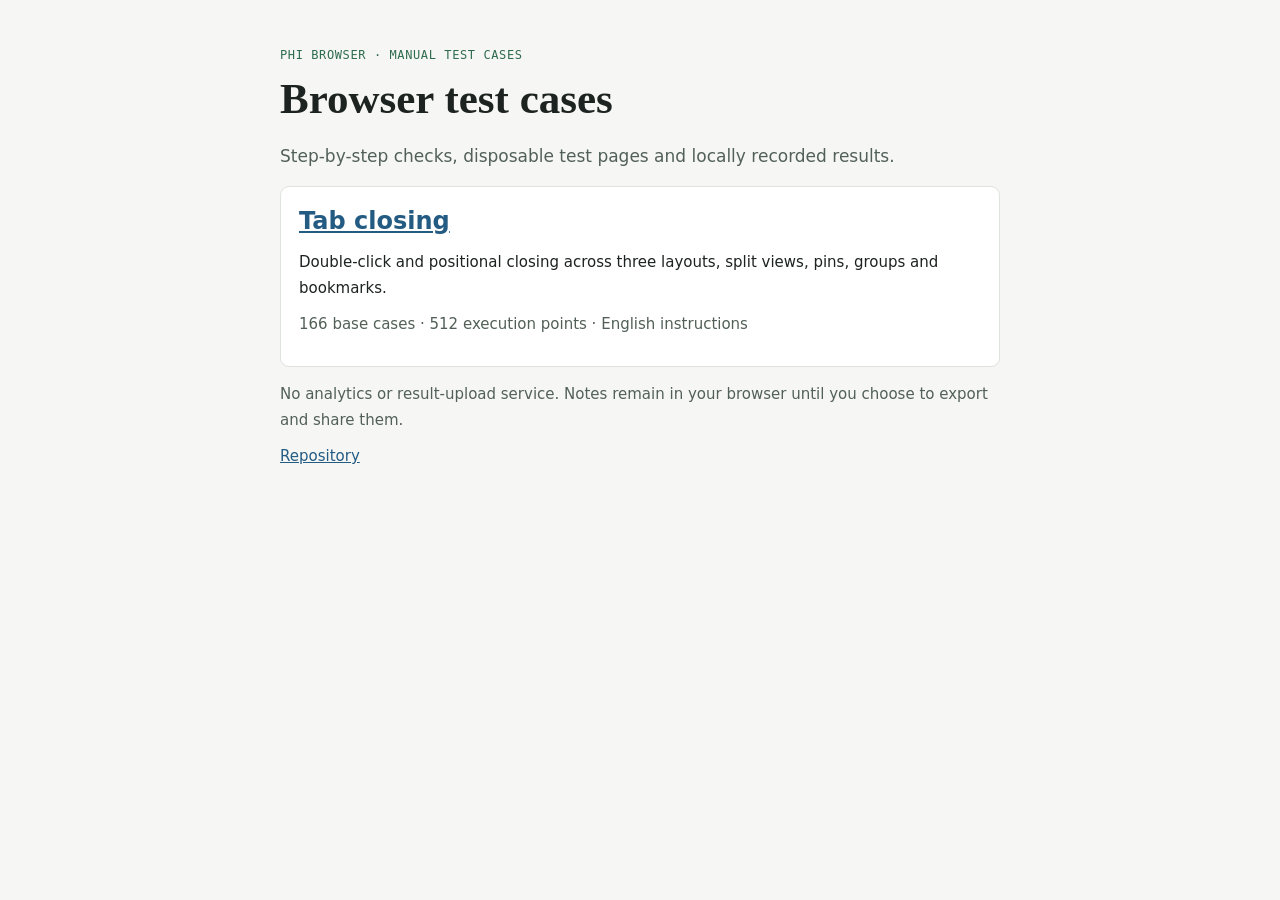
<file: index.html>
<!doctype html><html lang="en"><head><meta charset="utf-8"><meta name="viewport" content="width=device-width,initial-scale=1"><meta name="description" content="Public manual test cases for Phi Browser."><link rel="icon" href="data:,"><title>Phi Browser test cases</title><link rel="stylesheet" href="tab-closing/style.css"></head><body><main style="max-width:760px;margin:0 auto;padding:48px 20px"><div class="eyebrow">PHI BROWSER · MANUAL TEST CASES</div><h1>Browser test cases</h1><p class="lede">Step-by-step checks, disposable test pages and locally recorded results.</p><div class="panel"><h2><a href="tab-closing/#overview">Tab closing</a></h2><p>Double-click and positional closing across three layouts, split views, pins, groups and bookmarks.</p><p class="muted">166 base cases · 512 execution points · English instructions</p></div><p class="muted">No analytics or result-upload service. Notes remain in your browser until you choose to export and share them.</p><p><a href="https://github.com/Woo0ood/phi-browser-test-cases">Repository</a></p></main></body></html>
</file>
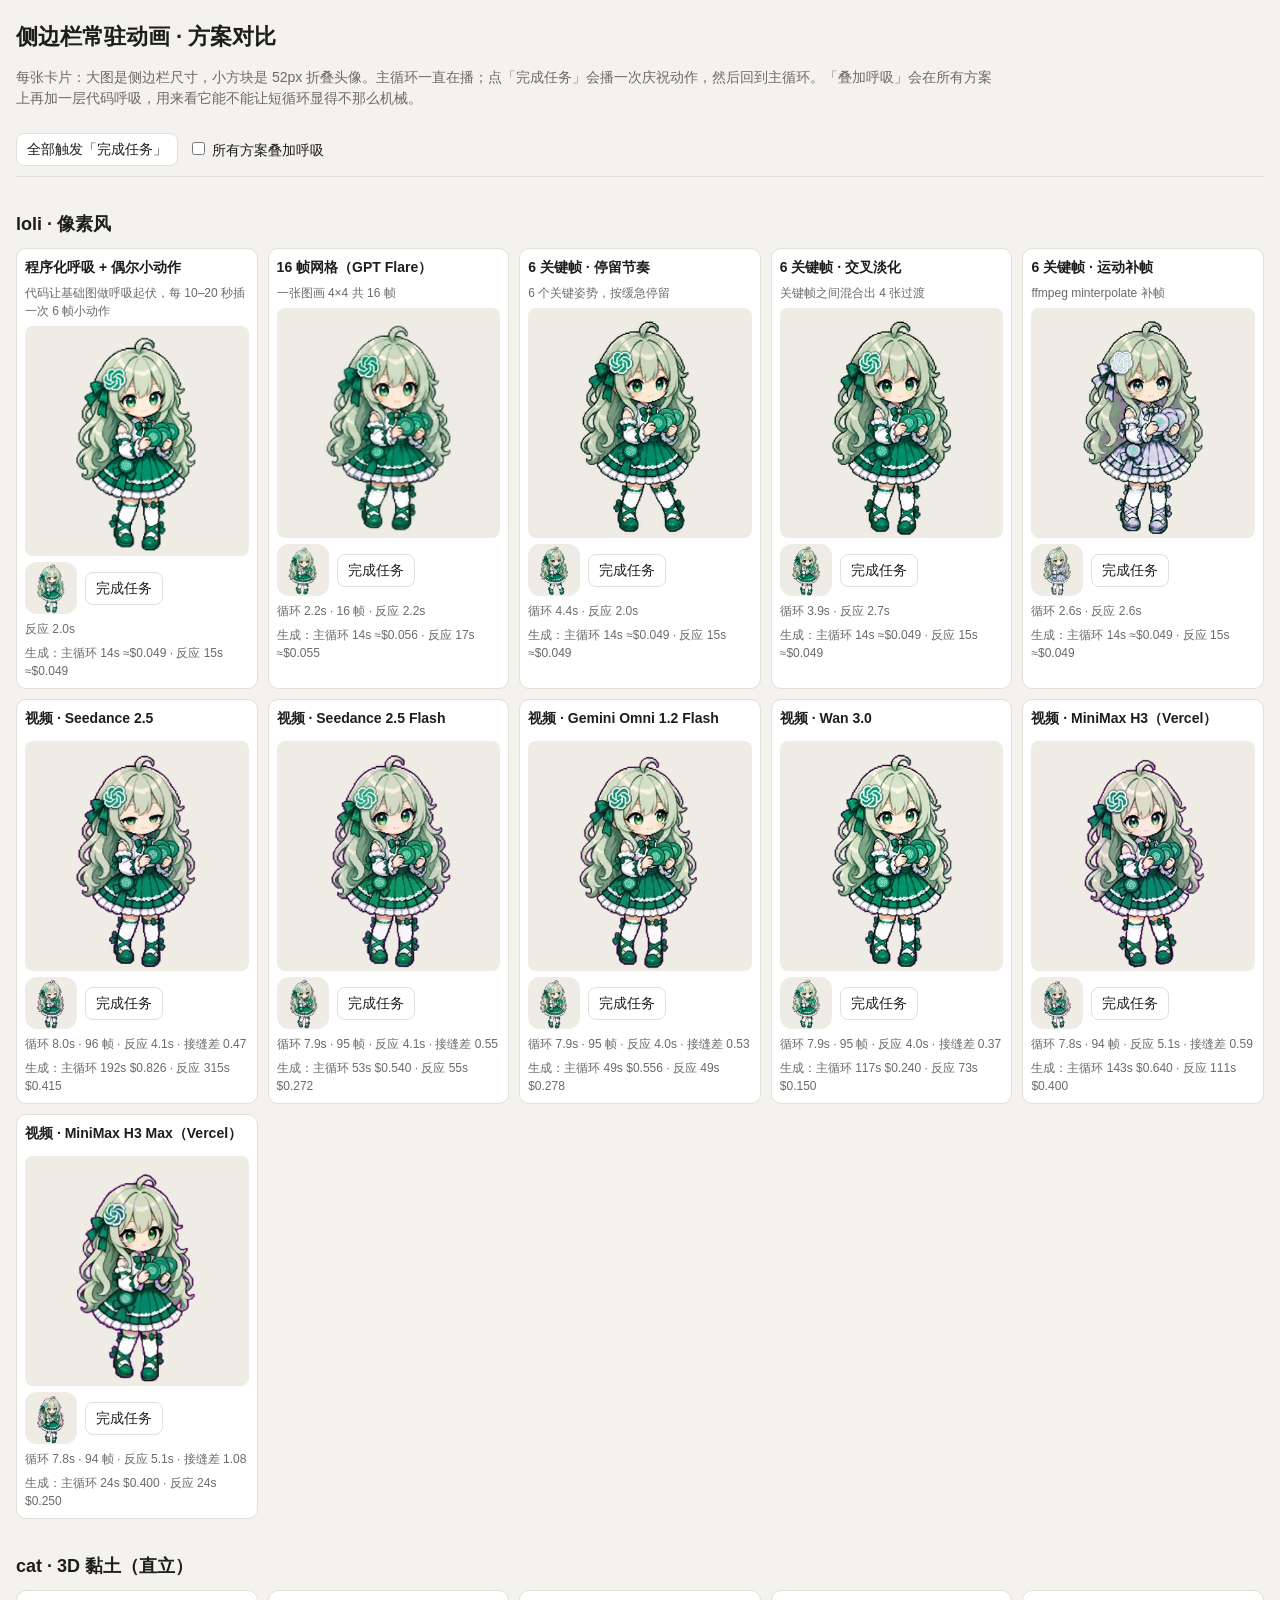
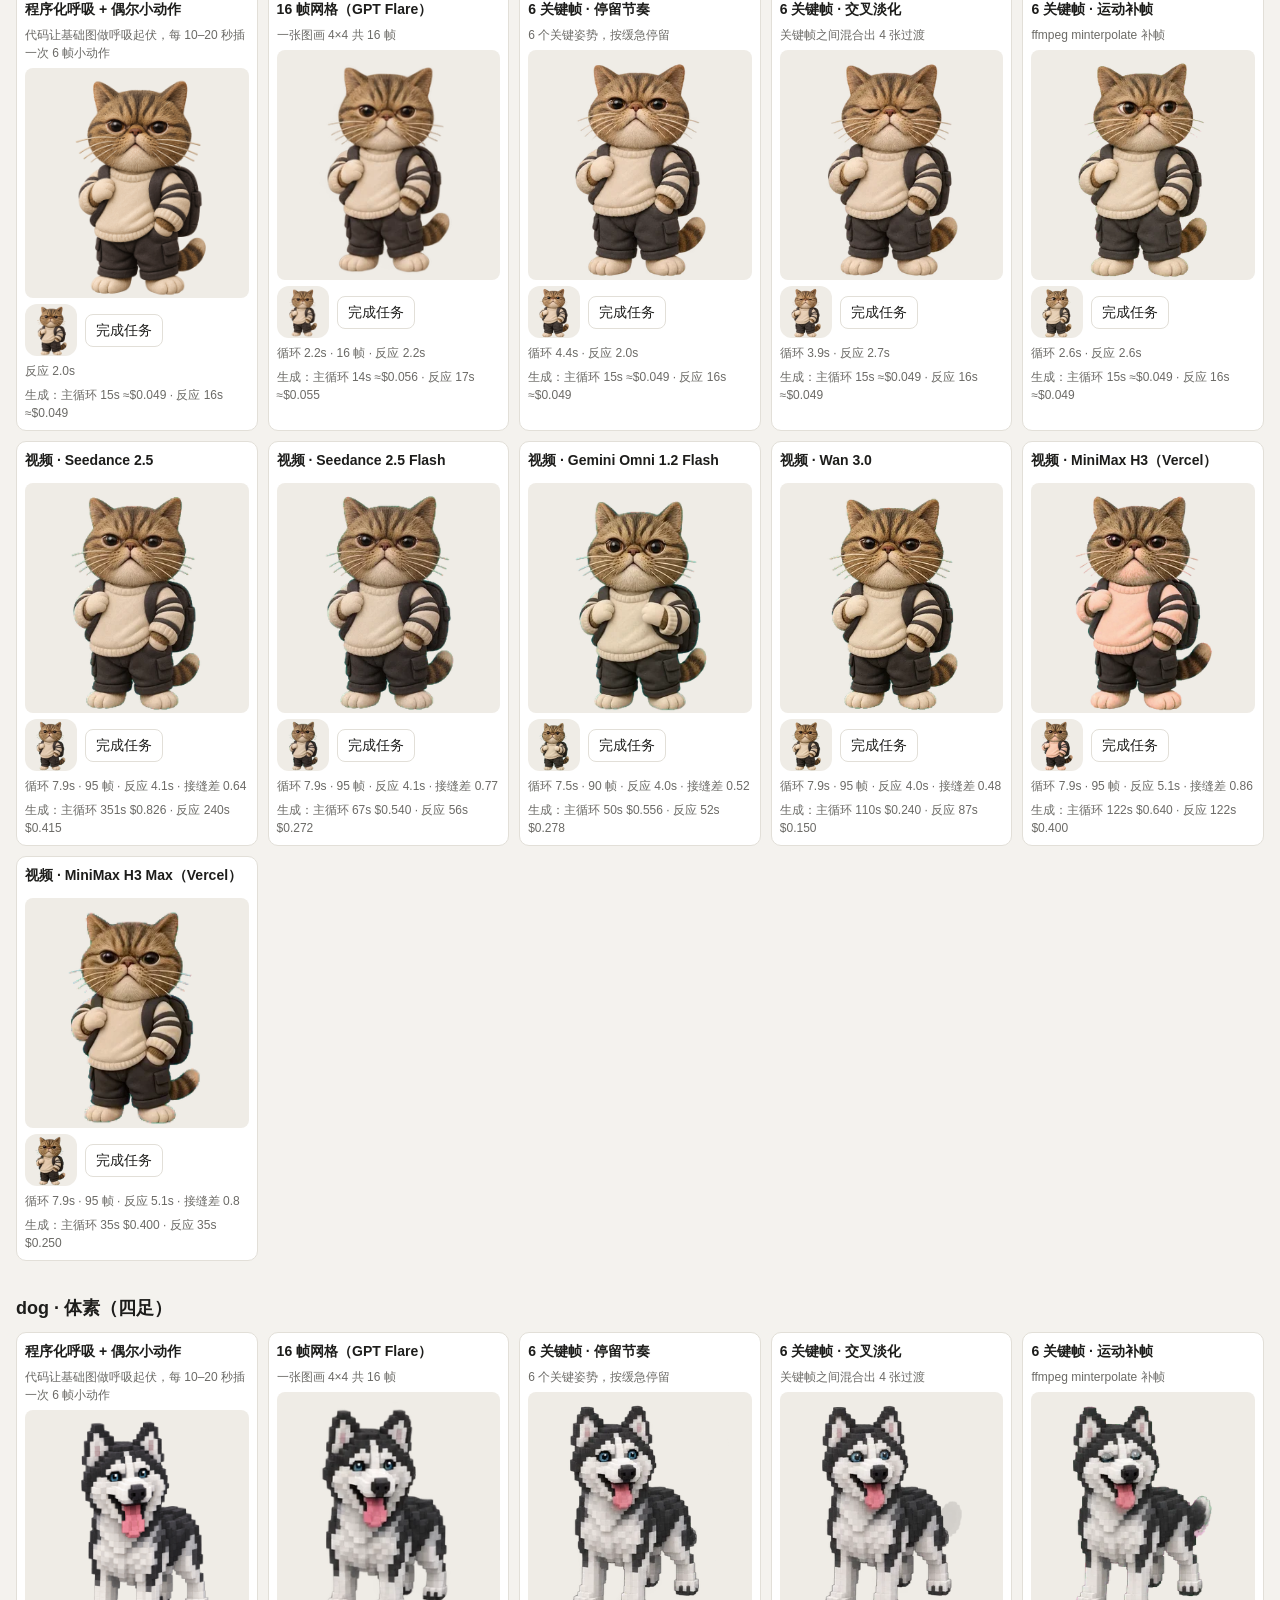
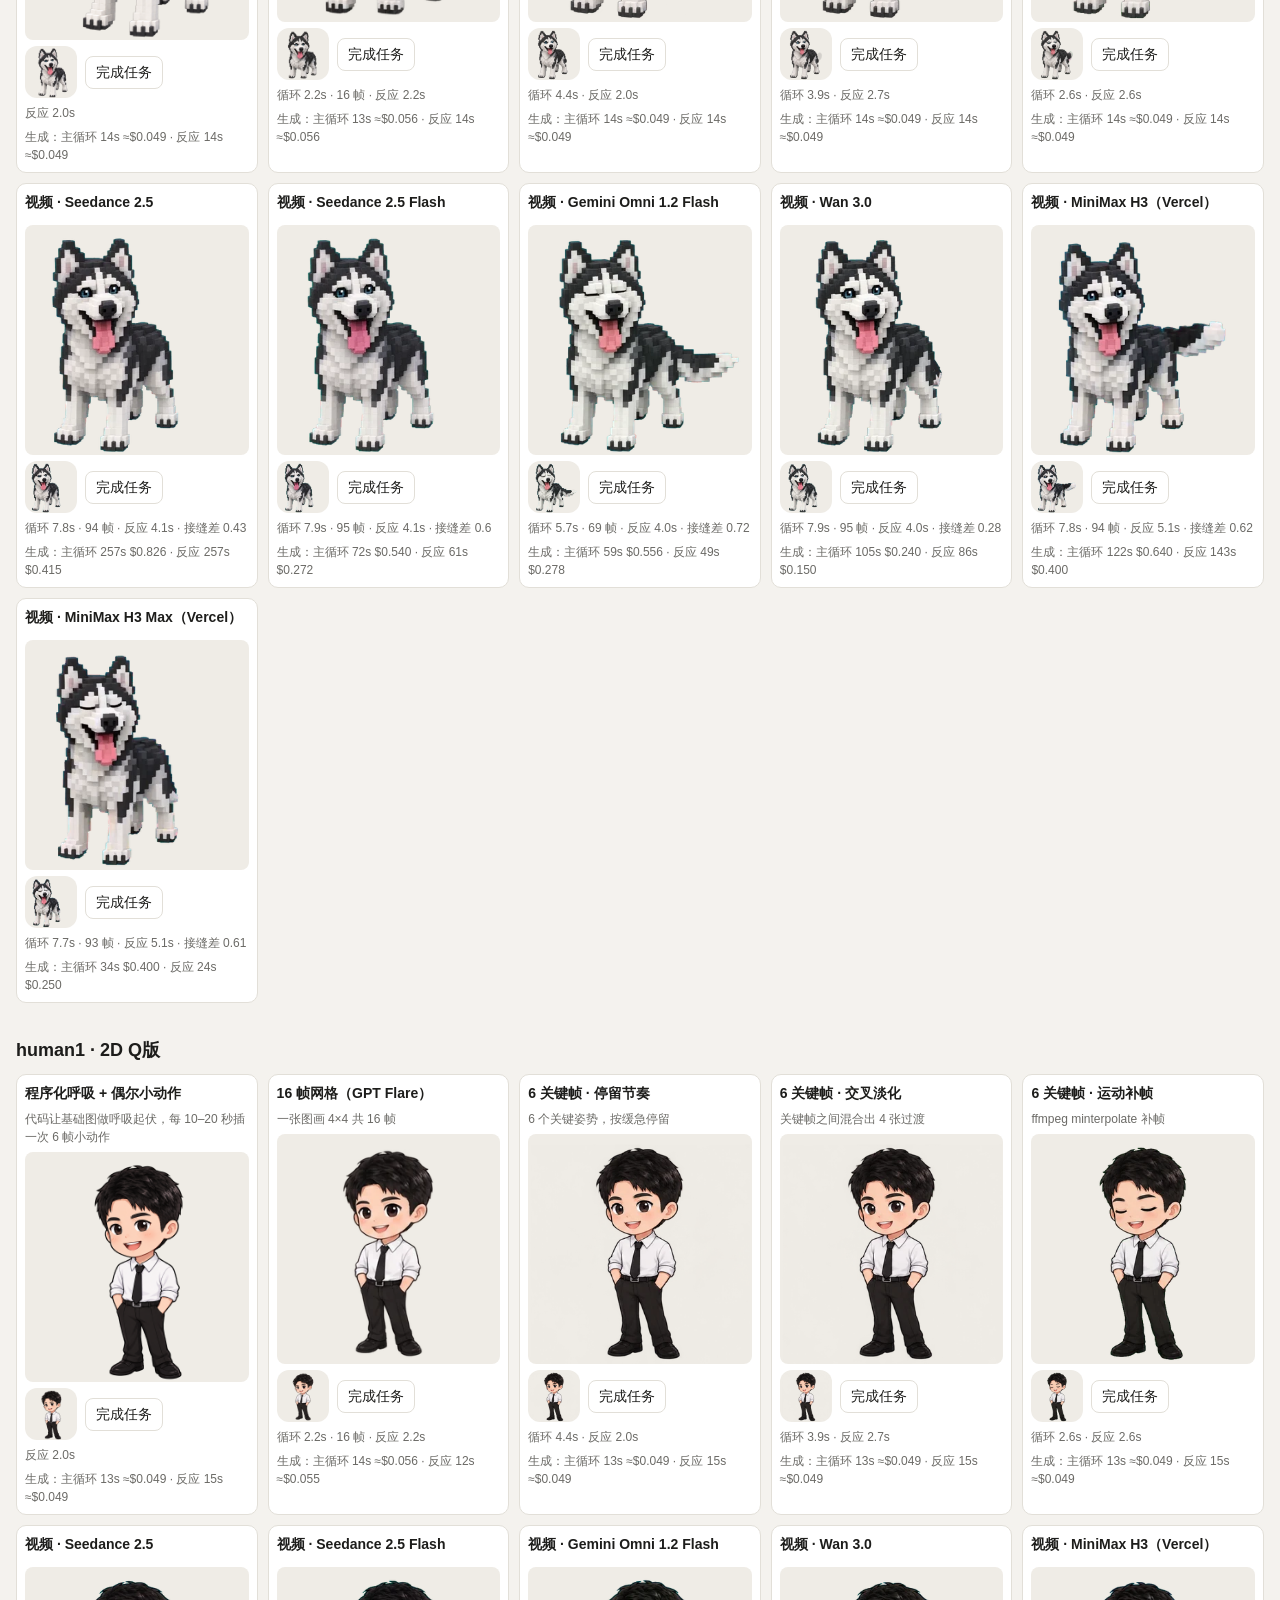
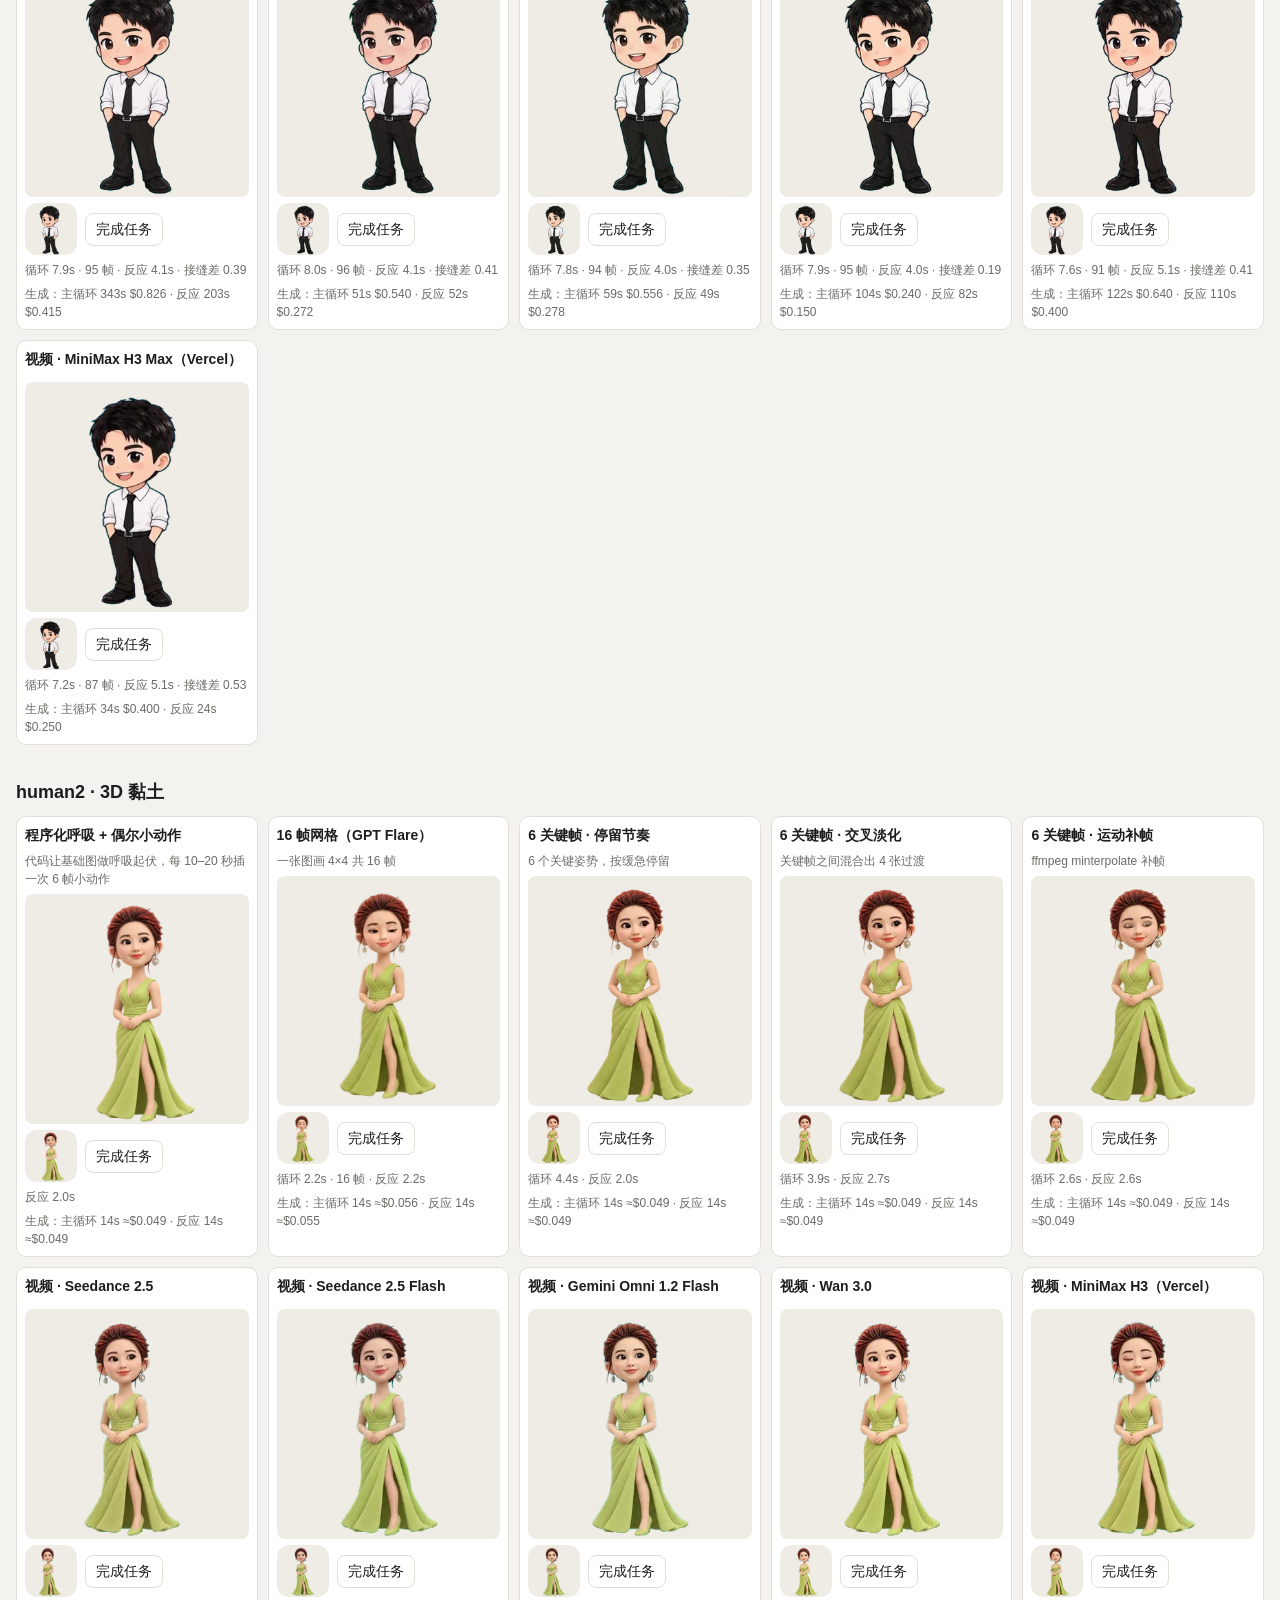
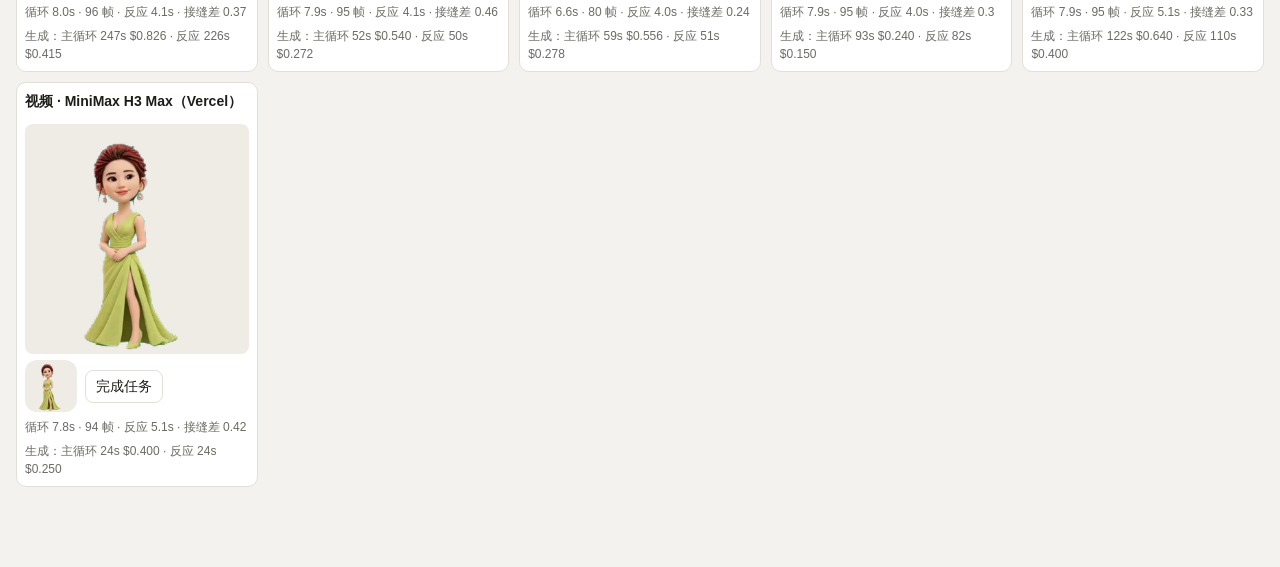
<file: sprite-trial-r2/index.html>
<!doctype html><html lang="zh-CN"><head><meta charset="utf-8"><meta name="viewport" content="width=device-width,initial-scale=1">
<title>Companion Loop Demo</title><style>
:root{--bg:#f4f2ee;--card:#fff;--ink:#1d1d1b;--mute:#6b6a66;--line:#e2dfd8;--stage:#efece6;--bad:#b4472f;--acc:#2f5d8a}
@media (prefers-color-scheme:dark){:root:not([data-theme=light]){--bg:#161615;--card:#20201e;--ink:#ecebe6;--mute:#9b9a94;--line:#33322e;--stage:#2a2926}}
body{margin:0;background:var(--bg);color:var(--ink);font:14px/1.5 -apple-system,"PingFang SC",sans-serif}
main{max-width:1500px;margin:0 auto;padding:20px 16px 80px}h1{font-size:22px;margin:0}h2{font-size:18px;margin:34px 0 10px}
.bar{position:sticky;top:0;z-index:5;background:var(--bg);padding:10px 0;display:flex;gap:10px;flex-wrap:wrap;align-items:center;border-bottom:1px solid var(--line)}
button{font:inherit;border:1px solid var(--line);background:var(--card);color:var(--ink);border-radius:8px;padding:5px 10px;cursor:pointer}
button:hover{border-color:var(--acc)}.note{color:var(--mute);max-width:980px}
.grid{display:grid;grid-template-columns:repeat(auto-fill,minmax(230px,1fr));gap:10px}
.card{background:var(--card);border:1px solid var(--line);border-radius:10px;padding:8px;display:flex;flex-direction:column;gap:6px}
.t{font-weight:600}.sub{font-size:12px;color:var(--mute)}
.stage{height:230px;background:var(--stage);border-radius:8px;display:flex;align-items:flex-end;justify-content:center;overflow:hidden}
.stage img{max-height:220px;max-width:100%;transform-origin:50% 100%}
.row{display:flex;align-items:center;gap:8px}.mini{width:52px;height:52px;border-radius:12px;background:var(--stage);overflow:hidden;display:flex;align-items:flex-end;justify-content:center;flex:none}
.mini img{max-width:50px;max-height:50px;transform-origin:50% 100%}
.breathe{animation:breathe 4.2s ease-in-out infinite}
@keyframes breathe{0%,100%{transform:scale(1,1)}50%{transform:scale(1.012,1.022)}}
.bad{color:var(--bad);font-size:12px;word-break:break-all}.empty{color:var(--mute);font-size:12px;padding:20px;text-align:center}
</style></head><body><main>
<h1>侧边栏常驻动画 · 方案对比</h1>
<p class="note">每张卡片：大图是侧边栏尺寸，小方块是 52px 折叠头像。主循环一直在播；点「完成任务」会播一次庆祝动作，然后回到主循环。「叠加呼吸」会在所有方案上再加一层代码呼吸，用来看它能不能让短循环显得不那么机械。</p>
<div class="bar"><button id="all">全部触发「完成任务」</button><label><input type="checkbox" id="breath"> 所有方案叠加呼吸</label><span class="sub" id="hint"></span></div>
<div id="root"></div></main>
<script>
const D={"chars": [["loli", "像素风"], ["cat", "3D 黏土（直立）"], ["dog", "体素（四足）"], ["human1", "2D Q版"], ["human2", "3D 黏土"]], "methods": ["proc", "grid16", "key6-hold", "key6-blend", "key6-interp", "video-seedance25", "video-seedance25flash", "video-omni12", "video-wan30", "video-h3", "video-h3max"], "cards": {"loli|proc": {"label": "程序化呼吸 + 偶尔小动作", "note": "代码让基础图做呼吸起伏，每 10–20 秒插一次 6 帧小动作", "main": "loli/base.png", "fidget": "loli/key6/main-hold.webp", "done": "loli/key6/done-hold.webp", "fidget_ms": 4400, "done_ms": 2050, "gen": [{"ok": true, "s": 13.9, "cost": null, "tokens": 2421, "err": null}, {"ok": true, "s": 14.5, "cost": null, "tokens": 2403, "err": null}]}, "loli|grid16": {"label": "16 帧网格（GPT Flare）", "note": "一张图画 4×4 共 16 帧", "main": "loli/grid16/main.webp", "done": "loli/grid16/done.webp", "main_ms": 2240, "done_ms": 2240, "seam": null, "frames": 16, "gen": [{"ok": true, "s": 13.5, "cost": null, "tokens": 2740, "err": null}, {"ok": true, "s": 17.2, "cost": null, "tokens": 2722, "err": null}]}, "loli|key6-hold": {"label": "6 关键帧 · 停留节奏", "note": "6 个关键姿势，按缓急停留", "main": "loli/key6/main-hold.webp", "done": "loli/key6/done-hold.webp", "main_ms": 4400, "done_ms": 2050, "gen": [{"ok": true, "s": 13.9, "cost": null, "tokens": 2421, "err": null}, {"ok": true, "s": 14.5, "cost": null, "tokens": 2403, "err": null}]}, "loli|key6-blend": {"label": "6 关键帧 · 交叉淡化", "note": "关键帧之间混合出 4 张过渡", "main": "loli/key6/main-blend.webp", "done": "loli/key6/done-blend.webp", "main_ms": 3880, "done_ms": 2675, "gen": [{"ok": true, "s": 13.9, "cost": null, "tokens": 2421, "err": null}, {"ok": true, "s": 14.5, "cost": null, "tokens": 2403, "err": null}]}, "loli|key6-interp": {"label": "6 关键帧 · 运动补帧", "note": "ffmpeg minterpolate 补帧", "main": "loli/key6/main-interp.webp", "done": "loli/key6/done-interp.webp", "main_ms": 2600, "done_ms": 2600, "gen": [{"ok": true, "s": 13.9, "cost": null, "tokens": 2421, "err": null}, {"ok": true, "s": 14.5, "cost": null, "tokens": 2403, "err": null}]}, "loli|video-seedance25": {"label": "视频 · Seedance 2.5", "note": "", "main": "loli/video-seedance25/main.webp", "done": "loli/video-seedance25/done.webp", "main_ms": 7968, "done_ms": 4067, "seam": 0.47, "frames": 96, "gen": [{"ok": true, "s": 192.3, "cost": 0.82604, "tokens": null, "err": null}, {"ok": true, "s": 314.8, "cost": 0.41516, "tokens": null, "err": null}]}, "loli|video-seedance25flash": {"label": "视频 · Seedance 2.5 Flash", "note": "", "main": "loli/video-seedance25flash/main.webp", "done": "loli/video-seedance25flash/done.webp", "main_ms": 7885, "done_ms": 4067, "seam": 0.55, "frames": 95, "gen": [{"ok": true, "s": 52.6, "cost": 0.5404, "tokens": null, "err": null}, {"ok": true, "s": 54.6, "cost": 0.2716, "tokens": null, "err": null}]}, "loli|video-omni12": {"label": "视频 · Gemini Omni 1.2 Flash", "note": "", "main": "loli/video-omni12/main.webp", "done": "loli/video-omni12/done.webp", "main_ms": 7885, "done_ms": 3984, "seam": 0.53, "frames": 95, "gen": [{"ok": true, "s": 48.9, "cost": 0.556032, "tokens": null, "err": null}, {"ok": true, "s": 48.7, "cost": 0.278016, "tokens": null, "err": null}]}, "loli|video-wan30": {"label": "视频 · Wan 3.0", "note": "", "main": "loli/video-wan30/main.webp", "done": "loli/video-wan30/done.webp", "main_ms": 7885, "done_ms": 3984, "seam": 0.37, "frames": 95, "gen": [{"ok": true, "s": 117.3, "cost": 0.24, "tokens": null, "err": null}, {"ok": true, "s": 73.3, "cost": 0.15, "tokens": null, "err": null}]}, "loli|video-h3": {"label": "视频 · MiniMax H3（Vercel）", "note": "", "main": "loli/video-h3/main.webp", "done": "loli/video-h3/done.webp", "main_ms": 7802, "done_ms": 5146, "seam": 0.59, "frames": 94, "gen": [{"ok": true, "s": 143.2, "cost": 0.64, "tokens": null, "err": null}, {"ok": true, "s": 110.7, "cost": 0.4, "tokens": null, "err": null}]}, "loli|video-h3max": {"label": "视频 · MiniMax H3 Max（Vercel）", "note": "", "main": "loli/video-h3max/main.webp", "done": "loli/video-h3max/done.webp", "main_ms": 7802, "done_ms": 5146, "seam": 1.08, "frames": 94, "gen": [{"ok": true, "s": 24.0, "cost": 0.4, "tokens": null, "err": null}, {"ok": true, "s": 23.9, "cost": 0.25, "tokens": null, "err": null}]}, "cat|proc": {"label": "程序化呼吸 + 偶尔小动作", "note": "代码让基础图做呼吸起伏，每 10–20 秒插一次 6 帧小动作", "main": "cat/base.png", "fidget": "cat/key6/main-hold.webp", "done": "cat/key6/done-hold.webp", "fidget_ms": 4400, "done_ms": 2050, "gen": [{"ok": true, "s": 14.7, "cost": null, "tokens": 2419, "err": null}, {"ok": true, "s": 16.0, "cost": null, "tokens": 2401, "err": null}]}, "cat|grid16": {"label": "16 帧网格（GPT Flare）", "note": "一张图画 4×4 共 16 帧", "main": "cat/grid16/main.webp", "done": "cat/grid16/done.webp", "main_ms": 2240, "done_ms": 2240, "seam": null, "frames": 16, "gen": [{"ok": true, "s": 14.0, "cost": null, "tokens": 2738, "err": null}, {"ok": true, "s": 17.0, "cost": null, "tokens": 2720, "err": null}]}, "cat|key6-hold": {"label": "6 关键帧 · 停留节奏", "note": "6 个关键姿势，按缓急停留", "main": "cat/key6/main-hold.webp", "done": "cat/key6/done-hold.webp", "main_ms": 4400, "done_ms": 2050, "gen": [{"ok": true, "s": 14.7, "cost": null, "tokens": 2419, "err": null}, {"ok": true, "s": 16.0, "cost": null, "tokens": 2401, "err": null}]}, "cat|key6-blend": {"label": "6 关键帧 · 交叉淡化", "note": "关键帧之间混合出 4 张过渡", "main": "cat/key6/main-blend.webp", "done": "cat/key6/done-blend.webp", "main_ms": 3880, "done_ms": 2675, "gen": [{"ok": true, "s": 14.7, "cost": null, "tokens": 2419, "err": null}, {"ok": true, "s": 16.0, "cost": null, "tokens": 2401, "err": null}]}, "cat|key6-interp": {"label": "6 关键帧 · 运动补帧", "note": "ffmpeg minterpolate 补帧", "main": "cat/key6/main-interp.webp", "done": "cat/key6/done-interp.webp", "main_ms": 2600, "done_ms": 2600, "gen": [{"ok": true, "s": 14.7, "cost": null, "tokens": 2419, "err": null}, {"ok": true, "s": 16.0, "cost": null, "tokens": 2401, "err": null}]}, "cat|video-seedance25": {"label": "视频 · Seedance 2.5", "note": "", "main": "cat/video-seedance25/main.webp", "done": "cat/video-seedance25/done.webp", "main_ms": 7885, "done_ms": 4067, "seam": 0.64, "frames": 95, "gen": [{"ok": true, "s": 350.7, "cost": 0.82604, "tokens": null, "err": null}, {"ok": true, "s": 239.8, "cost": 0.41516, "tokens": null, "err": null}]}, "cat|video-seedance25flash": {"label": "视频 · Seedance 2.5 Flash", "note": "", "main": "cat/video-seedance25flash/main.webp", "done": "cat/video-seedance25flash/done.webp", "main_ms": 7885, "done_ms": 4067, "seam": 0.77, "frames": 95, "gen": [{"ok": true, "s": 66.8, "cost": 0.5404, "tokens": null, "err": null}, {"ok": true, "s": 56.4, "cost": 0.2716, "tokens": null, "err": null}]}, "cat|video-omni12": {"label": "视频 · Gemini Omni 1.2 Flash", "note": "", "main": "cat/video-omni12/main.webp", "done": "cat/video-omni12/done.webp", "main_ms": 7470, "done_ms": 3984, "seam": 0.52, "frames": 90, "gen": [{"ok": true, "s": 50.1, "cost": 0.556032, "tokens": null, "err": null}, {"ok": true, "s": 51.7, "cost": 0.278016, "tokens": null, "err": null}]}, "cat|video-wan30": {"label": "视频 · Wan 3.0", "note": "", "main": "cat/video-wan30/main.webp", "done": "cat/video-wan30/done.webp", "main_ms": 7885, "done_ms": 3984, "seam": 0.48, "frames": 95, "gen": [{"ok": true, "s": 110.4, "cost": 0.24, "tokens": null, "err": null}, {"ok": true, "s": 86.9, "cost": 0.15, "tokens": null, "err": null}]}, "cat|video-h3": {"label": "视频 · MiniMax H3（Vercel）", "note": "", "main": "cat/video-h3/main.webp", "done": "cat/video-h3/done.webp", "main_ms": 7885, "done_ms": 5146, "seam": 0.86, "frames": 95, "gen": [{"ok": true, "s": 121.5, "cost": 0.64, "tokens": null, "err": null}, {"ok": true, "s": 121.8, "cost": 0.4, "tokens": null, "err": null}]}, "cat|video-h3max": {"label": "视频 · MiniMax H3 Max（Vercel）", "note": "", "main": "cat/video-h3max/main.webp", "done": "cat/video-h3max/done.webp", "main_ms": 7885, "done_ms": 5146, "seam": 0.8, "frames": 95, "gen": [{"ok": true, "s": 34.6, "cost": 0.4, "tokens": null, "err": null}, {"ok": true, "s": 34.5, "cost": 0.25, "tokens": null, "err": null}]}, "dog|proc": {"label": "程序化呼吸 + 偶尔小动作", "note": "代码让基础图做呼吸起伏，每 10–20 秒插一次 6 帧小动作", "main": "dog/base.png", "fidget": "dog/key6/main-hold.webp", "done": "dog/key6/done-hold.webp", "fidget_ms": 4400, "done_ms": 2050, "gen": [{"ok": true, "s": 14.2, "cost": null, "tokens": 2421, "err": null}, {"ok": true, "s": 13.6, "cost": null, "tokens": 2420, "err": null}]}, "dog|grid16": {"label": "16 帧网格（GPT Flare）", "note": "一张图画 4×4 共 16 帧", "main": "dog/grid16/main.webp", "done": "dog/grid16/done.webp", "main_ms": 2240, "done_ms": 2240, "seam": null, "frames": 16, "gen": [{"ok": true, "s": 12.5, "cost": null, "tokens": 2740, "err": null}, {"ok": true, "s": 13.7, "cost": null, "tokens": 2739, "err": null}]}, "dog|key6-hold": {"label": "6 关键帧 · 停留节奏", "note": "6 个关键姿势，按缓急停留", "main": "dog/key6/main-hold.webp", "done": "dog/key6/done-hold.webp", "main_ms": 4400, "done_ms": 2050, "gen": [{"ok": true, "s": 14.2, "cost": null, "tokens": 2421, "err": null}, {"ok": true, "s": 13.6, "cost": null, "tokens": 2420, "err": null}]}, "dog|key6-blend": {"label": "6 关键帧 · 交叉淡化", "note": "关键帧之间混合出 4 张过渡", "main": "dog/key6/main-blend.webp", "done": "dog/key6/done-blend.webp", "main_ms": 3880, "done_ms": 2675, "gen": [{"ok": true, "s": 14.2, "cost": null, "tokens": 2421, "err": null}, {"ok": true, "s": 13.6, "cost": null, "tokens": 2420, "err": null}]}, "dog|key6-interp": {"label": "6 关键帧 · 运动补帧", "note": "ffmpeg minterpolate 补帧", "main": "dog/key6/main-interp.webp", "done": "dog/key6/done-interp.webp", "main_ms": 2600, "done_ms": 2600, "gen": [{"ok": true, "s": 14.2, "cost": null, "tokens": 2421, "err": null}, {"ok": true, "s": 13.6, "cost": null, "tokens": 2420, "err": null}]}, "dog|video-seedance25": {"label": "视频 · Seedance 2.5", "note": "", "main": "dog/video-seedance25/main.webp", "done": "dog/video-seedance25/done.webp", "main_ms": 7802, "done_ms": 4067, "seam": 0.43, "frames": 94, "gen": [{"ok": true, "s": 256.7, "cost": 0.82604, "tokens": null, "err": null}, {"ok": true, "s": 256.9, "cost": 0.41516, "tokens": null, "err": null}]}, "dog|video-seedance25flash": {"label": "视频 · Seedance 2.5 Flash", "note": "", "main": "dog/video-seedance25flash/main.webp", "done": "dog/video-seedance25flash/done.webp", "main_ms": 7885, "done_ms": 4067, "seam": 0.6, "frames": 95, "gen": [{"ok": true, "s": 71.7, "cost": 0.5404, "tokens": null, "err": null}, {"ok": true, "s": 60.8, "cost": 0.2716, "tokens": null, "err": null}]}, "dog|video-omni12": {"label": "视频 · Gemini Omni 1.2 Flash", "note": "", "main": "dog/video-omni12/main.webp", "done": "dog/video-omni12/done.webp", "main_ms": 5727, "done_ms": 3984, "seam": 0.72, "frames": 69, "gen": [{"ok": true, "s": 58.9, "cost": 0.556032, "tokens": null, "err": null}, {"ok": true, "s": 48.7, "cost": 0.278016, "tokens": null, "err": null}]}, "dog|video-wan30": {"label": "视频 · Wan 3.0", "note": "", "main": "dog/video-wan30/main.webp", "done": "dog/video-wan30/done.webp", "main_ms": 7885, "done_ms": 3984, "seam": 0.28, "frames": 95, "gen": [{"ok": true, "s": 104.8, "cost": 0.24, "tokens": null, "err": null}, {"ok": true, "s": 86.0, "cost": 0.15, "tokens": null, "err": null}]}, "dog|video-h3": {"label": "视频 · MiniMax H3（Vercel）", "note": "", "main": "dog/video-h3/main.webp", "done": "dog/video-h3/done.webp", "main_ms": 7802, "done_ms": 5146, "seam": 0.62, "frames": 94, "gen": [{"ok": true, "s": 121.8, "cost": 0.64, "tokens": null, "err": null}, {"ok": true, "s": 143.2, "cost": 0.4, "tokens": null, "err": null}]}, "dog|video-h3max": {"label": "视频 · MiniMax H3 Max（Vercel）", "note": "", "main": "dog/video-h3max/main.webp", "done": "dog/video-h3max/done.webp", "main_ms": 7719, "done_ms": 5146, "seam": 0.61, "frames": 93, "gen": [{"ok": true, "s": 34.4, "cost": 0.4, "tokens": null, "err": null}, {"ok": true, "s": 23.7, "cost": 0.25, "tokens": null, "err": null}]}, "human1|proc": {"label": "程序化呼吸 + 偶尔小动作", "note": "代码让基础图做呼吸起伏，每 10–20 秒插一次 6 帧小动作", "main": "human1/base.png", "fidget": "human1/key6/main-hold.webp", "done": "human1/key6/done-hold.webp", "fidget_ms": 4400, "done_ms": 2050, "gen": [{"ok": true, "s": 13.3, "cost": null, "tokens": 2419, "err": null}, {"ok": true, "s": 15.1, "cost": null, "tokens": 2401, "err": null}]}, "human1|grid16": {"label": "16 帧网格（GPT Flare）", "note": "一张图画 4×4 共 16 帧", "main": "human1/grid16/main.webp", "done": "human1/grid16/done.webp", "main_ms": 2240, "done_ms": 2240, "seam": null, "frames": 16, "gen": [{"ok": true, "s": 14.3, "cost": null, "tokens": 2738, "err": null}, {"ok": true, "s": 12.4, "cost": null, "tokens": 2720, "err": null}]}, "human1|key6-hold": {"label": "6 关键帧 · 停留节奏", "note": "6 个关键姿势，按缓急停留", "main": "human1/key6/main-hold.webp", "done": "human1/key6/done-hold.webp", "main_ms": 4400, "done_ms": 2050, "gen": [{"ok": true, "s": 13.3, "cost": null, "tokens": 2419, "err": null}, {"ok": true, "s": 15.1, "cost": null, "tokens": 2401, "err": null}]}, "human1|key6-blend": {"label": "6 关键帧 · 交叉淡化", "note": "关键帧之间混合出 4 张过渡", "main": "human1/key6/main-blend.webp", "done": "human1/key6/done-blend.webp", "main_ms": 3880, "done_ms": 2675, "gen": [{"ok": true, "s": 13.3, "cost": null, "tokens": 2419, "err": null}, {"ok": true, "s": 15.1, "cost": null, "tokens": 2401, "err": null}]}, "human1|key6-interp": {"label": "6 关键帧 · 运动补帧", "note": "ffmpeg minterpolate 补帧", "main": "human1/key6/main-interp.webp", "done": "human1/key6/done-interp.webp", "main_ms": 2600, "done_ms": 2600, "gen": [{"ok": true, "s": 13.3, "cost": null, "tokens": 2419, "err": null}, {"ok": true, "s": 15.1, "cost": null, "tokens": 2401, "err": null}]}, "human1|video-seedance25": {"label": "视频 · Seedance 2.5", "note": "", "main": "human1/video-seedance25/main.webp", "done": "human1/video-seedance25/done.webp", "main_ms": 7885, "done_ms": 4067, "seam": 0.39, "frames": 95, "gen": [{"ok": true, "s": 342.9, "cost": 0.82604, "tokens": null, "err": null}, {"ok": true, "s": 203.3, "cost": 0.41516, "tokens": null, "err": null}]}, "human1|video-seedance25flash": {"label": "视频 · Seedance 2.5 Flash", "note": "", "main": "human1/video-seedance25flash/main.webp", "done": "human1/video-seedance25flash/done.webp", "main_ms": 7968, "done_ms": 4067, "seam": 0.41, "frames": 96, "gen": [{"ok": true, "s": 51.0, "cost": 0.5404, "tokens": null, "err": null}, {"ok": true, "s": 51.5, "cost": 0.2716, "tokens": null, "err": null}]}, "human1|video-omni12": {"label": "视频 · Gemini Omni 1.2 Flash", "note": "", "main": "human1/video-omni12/main.webp", "done": "human1/video-omni12/done.webp", "main_ms": 7802, "done_ms": 3984, "seam": 0.35, "frames": 94, "gen": [{"ok": true, "s": 58.5, "cost": 0.556032, "tokens": null, "err": null}, {"ok": true, "s": 48.7, "cost": 0.278016, "tokens": null, "err": null}]}, "human1|video-wan30": {"label": "视频 · Wan 3.0", "note": "", "main": "human1/video-wan30/main.webp", "done": "human1/video-wan30/done.webp", "main_ms": 7885, "done_ms": 3984, "seam": 0.19, "frames": 95, "gen": [{"ok": true, "s": 103.5, "cost": 0.24, "tokens": null, "err": null}, {"ok": true, "s": 82.1, "cost": 0.15, "tokens": null, "err": null}]}, "human1|video-h3": {"label": "视频 · MiniMax H3（Vercel）", "note": "", "main": "human1/video-h3/main.webp", "done": "human1/video-h3/done.webp", "main_ms": 7553, "done_ms": 5146, "seam": 0.41, "frames": 91, "gen": [{"ok": true, "s": 121.8, "cost": 0.64, "tokens": null, "err": null}, {"ok": true, "s": 110.4, "cost": 0.4, "tokens": null, "err": null}]}, "human1|video-h3max": {"label": "视频 · MiniMax H3 Max（Vercel）", "note": "", "main": "human1/video-h3max/main.webp", "done": "human1/video-h3max/done.webp", "main_ms": 7221, "done_ms": 5146, "seam": 0.53, "frames": 87, "gen": [{"ok": true, "s": 34.4, "cost": 0.4, "tokens": null, "err": null}, {"ok": true, "s": 23.6, "cost": 0.25, "tokens": null, "err": null}]}, "human2|proc": {"label": "程序化呼吸 + 偶尔小动作", "note": "代码让基础图做呼吸起伏，每 10–20 秒插一次 6 帧小动作", "main": "human2/base.png", "fidget": "human2/key6/main-hold.webp", "done": "human2/key6/done-hold.webp", "fidget_ms": 4400, "done_ms": 2050, "gen": [{"ok": true, "s": 13.5, "cost": null, "tokens": 2419, "err": null}, {"ok": true, "s": 14.4, "cost": null, "tokens": 2401, "err": null}]}, "human2|grid16": {"label": "16 帧网格（GPT Flare）", "note": "一张图画 4×4 共 16 帧", "main": "human2/grid16/main.webp", "done": "human2/grid16/done.webp", "main_ms": 2240, "done_ms": 2240, "seam": null, "frames": 16, "gen": [{"ok": true, "s": 14.0, "cost": null, "tokens": 2738, "err": null}, {"ok": true, "s": 13.5, "cost": null, "tokens": 2720, "err": null}]}, "human2|key6-hold": {"label": "6 关键帧 · 停留节奏", "note": "6 个关键姿势，按缓急停留", "main": "human2/key6/main-hold.webp", "done": "human2/key6/done-hold.webp", "main_ms": 4400, "done_ms": 2050, "gen": [{"ok": true, "s": 13.5, "cost": null, "tokens": 2419, "err": null}, {"ok": true, "s": 14.4, "cost": null, "tokens": 2401, "err": null}]}, "human2|key6-blend": {"label": "6 关键帧 · 交叉淡化", "note": "关键帧之间混合出 4 张过渡", "main": "human2/key6/main-blend.webp", "done": "human2/key6/done-blend.webp", "main_ms": 3880, "done_ms": 2675, "gen": [{"ok": true, "s": 13.5, "cost": null, "tokens": 2419, "err": null}, {"ok": true, "s": 14.4, "cost": null, "tokens": 2401, "err": null}]}, "human2|key6-interp": {"label": "6 关键帧 · 运动补帧", "note": "ffmpeg minterpolate 补帧", "main": "human2/key6/main-interp.webp", "done": "human2/key6/done-interp.webp", "main_ms": 2600, "done_ms": 2600, "gen": [{"ok": true, "s": 13.5, "cost": null, "tokens": 2419, "err": null}, {"ok": true, "s": 14.4, "cost": null, "tokens": 2401, "err": null}]}, "human2|video-seedance25": {"label": "视频 · Seedance 2.5", "note": "", "main": "human2/video-seedance25/main.webp", "done": "human2/video-seedance25/done.webp", "main_ms": 7968, "done_ms": 4067, "seam": 0.37, "frames": 96, "gen": [{"ok": true, "s": 246.9, "cost": 0.82604, "tokens": null, "err": null}, {"ok": true, "s": 226.4, "cost": 0.41516, "tokens": null, "err": null}]}, "human2|video-seedance25flash": {"label": "视频 · Seedance 2.5 Flash", "note": "", "main": "human2/video-seedance25flash/main.webp", "done": "human2/video-seedance25flash/done.webp", "main_ms": 7885, "done_ms": 4067, "seam": 0.46, "frames": 95, "gen": [{"ok": true, "s": 51.7, "cost": 0.5404, "tokens": null, "err": null}, {"ok": true, "s": 50.3, "cost": 0.2716, "tokens": null, "err": null}]}, "human2|video-omni12": {"label": "视频 · Gemini Omni 1.2 Flash", "note": "", "main": "human2/video-omni12/main.webp", "done": "human2/video-omni12/done.webp", "main_ms": 6640, "done_ms": 3984, "seam": 0.24, "frames": 80, "gen": [{"ok": true, "s": 58.7, "cost": 0.556032, "tokens": null, "err": null}, {"ok": true, "s": 50.9, "cost": 0.278016, "tokens": null, "err": null}]}, "human2|video-wan30": {"label": "视频 · Wan 3.0", "note": "", "main": "human2/video-wan30/main.webp", "done": "human2/video-wan30/done.webp", "main_ms": 7885, "done_ms": 3984, "seam": 0.3, "frames": 95, "gen": [{"ok": true, "s": 92.6, "cost": 0.24, "tokens": null, "err": null}, {"ok": true, "s": 82.3, "cost": 0.15, "tokens": null, "err": null}]}, "human2|video-h3": {"label": "视频 · MiniMax H3（Vercel）", "note": "", "main": "human2/video-h3/main.webp", "done": "human2/video-h3/done.webp", "main_ms": 7885, "done_ms": 5146, "seam": 0.33, "frames": 95, "gen": [{"ok": true, "s": 121.8, "cost": 0.64, "tokens": null, "err": null}, {"ok": true, "s": 110.3, "cost": 0.4, "tokens": null, "err": null}]}, "human2|video-h3max": {"label": "视频 · MiniMax H3 Max（Vercel）", "note": "", "main": "human2/video-h3max/main.webp", "done": "human2/video-h3max/done.webp", "main_ms": 7802, "done_ms": 5146, "seam": 0.42, "frames": 94, "gen": [{"ok": true, "s": 23.7, "cost": 0.4, "tokens": null, "err": null}, {"ok": true, "s": 23.6, "cost": 0.25, "tokens": null, "err": null}]}}};
const root=document.getElementById('root');
const players=[];
function fmtCost(g){if(!g)return'—';if(g.cost!=null)return'$'+(+g.cost).toFixed(3);if(g.tokens)return'≈$'+(g.tokens*0.0516/2537).toFixed(3);return'—'}
for(const [ch,label] of D.chars){
  const h=document.createElement('h2');h.textContent=ch+' · '+label;root.appendChild(h);
  const g=document.createElement('div');g.className='grid';root.appendChild(g);
  for(const m of D.methods){
    const c=D.cards[ch+'|'+m];const card=document.createElement('div');card.className='card';g.appendChild(card);
    const gen=c.gen||[];const ok=c.main!=null;
    let meta=[];
    if(c.main_ms)meta.push('循环 '+(c.main_ms/1000).toFixed(1)+'s');
    if(c.frames)meta.push(c.frames+' 帧');
    if(c.done_ms)meta.push('反应 '+(c.done_ms/1000).toFixed(1)+'s');
    if(c.seam!=null)meta.push('接缝差 '+c.seam);
    const genTxt=gen.map((x,i)=>x?((i?'反应':'主循环')+' '+(x.s!=null?Math.round(x.s)+'s ':'')+fmtCost(x)+(x.ok===false?' 失败':'')):'').filter(Boolean).join(' · ');
    card.innerHTML=`<div class="t">${c.label}</div><div class="sub">${c.note||''}</div>`;
    if(!ok){const err=gen.map(x=>x&&x.err).filter(Boolean).join(' | ');card.innerHTML+=`<div class="empty">没有生成成功</div><div class="bad">${err}</div><div class="sub">${genTxt}</div>`;continue}
    card.innerHTML+=`<div class="stage"><img class="big"></div><div class="row"><span class="mini"><img class="small"></span><button class="go">完成任务</button></div><div class="sub">${meta.join(' · ')}</div><div class="sub">生成：${genTxt}</div>`;
    const big=card.querySelector('.big'),small=card.querySelector('.small');
    const p={c,big,small,busy:false,proc:m==='proc'};players.push(p);
    const setMain=()=>{for(const im of [big,small]){im.src=c.main;}if(p.proc){big.classList.add('breathe');small.classList.add('breathe')}};
    p.setMain=setMain;setMain();
    p.play=(src,ms)=>{if(!src||!ms||p.busy)return;p.busy=true;const t='?t='+Date.now()+Math.random();if(p.proc){big.classList.remove('breathe');small.classList.remove('breathe')}
      big.src=src+t;small.src=src+t;setTimeout(()=>{p.busy=false;setMain();applyBreath()},ms)};
    card.querySelector('.go').onclick=()=>p.play(c.done,c.done_ms);
    if(p.proc&&c.fidget){const loop=()=>{setTimeout(()=>{p.play(c.fidget,c.fidget_ms);loop()},10000+Math.random()*10000)};loop()}
  }
}
function applyBreath(){const on=document.getElementById('breath').checked;for(const p of players){if(p.proc)continue;for(const im of [p.big,p.small])im.classList.toggle('breathe',on&&!p.busy)}}
document.getElementById('breath').onchange=applyBreath;
document.getElementById('all').onclick=()=>players.forEach(p=>p.play(p.c.done,p.c.done_ms));
</script></body></html>
</file>
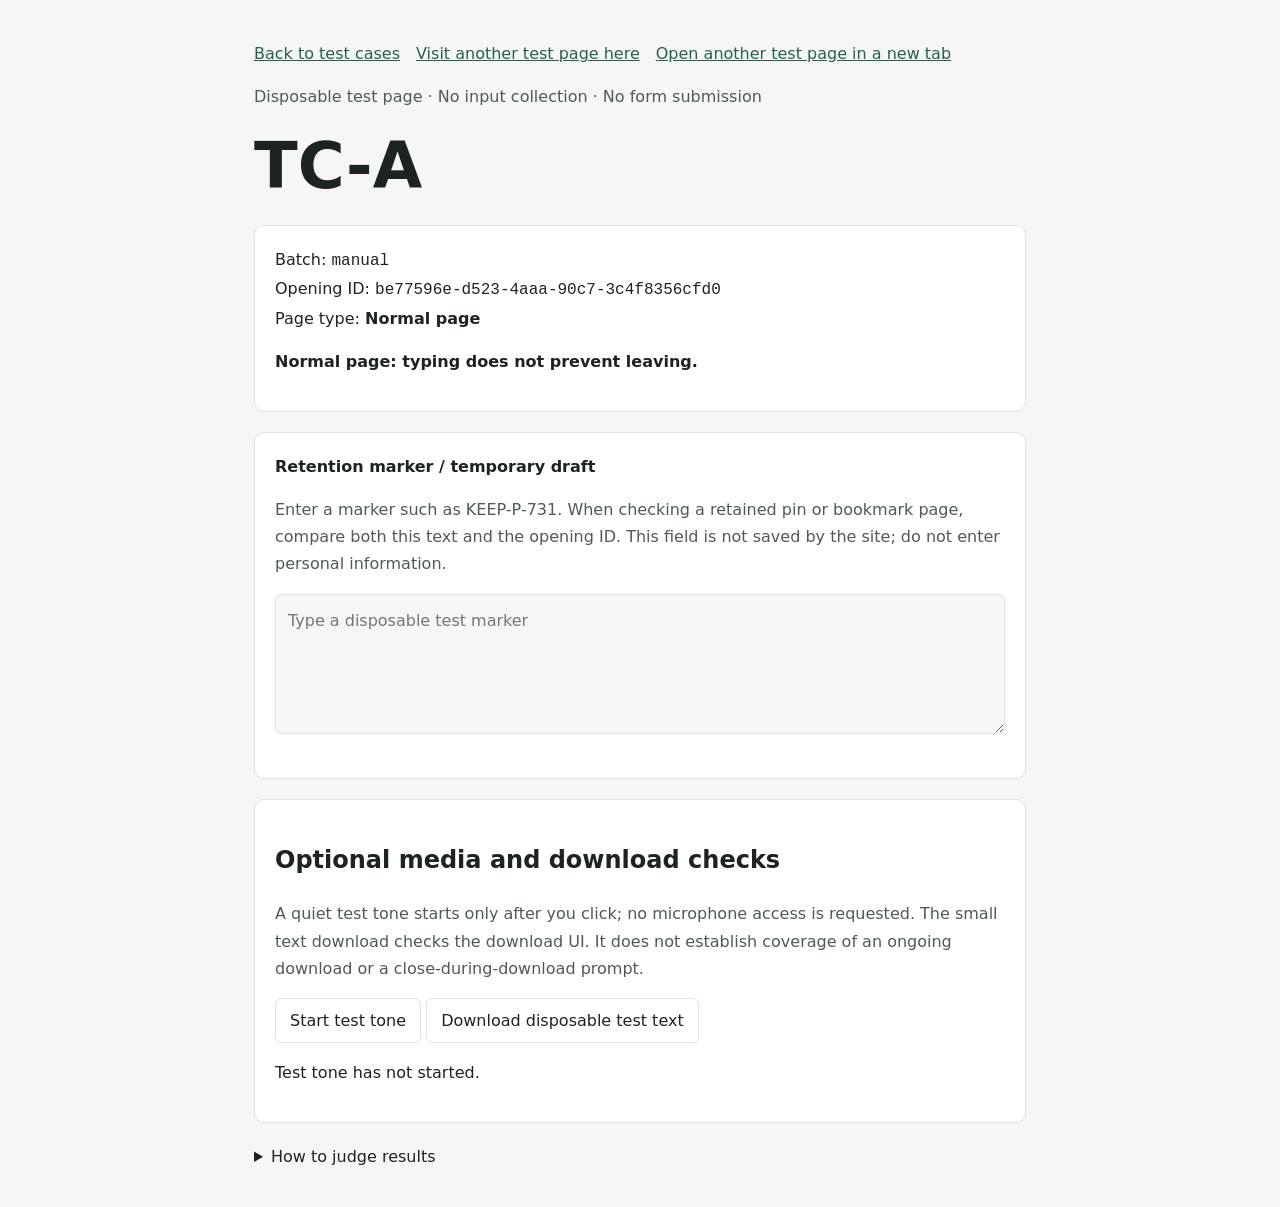
<file: tab-closing/fixtures/index.html>
<!doctype html><html lang="en"><head><meta charset="utf-8"><meta name="viewport" content="width=device-width,initial-scale=1"><meta name="robots" content="noindex,nofollow"><link rel="icon" href="data:,"><title>TC test page</title>
<style>
:root{color-scheme:light dark;--paper:#f6f7f4;--sheet:#fff;--ink:#1d2320;--soft:#4f5a54;--line:#dfe3dd;--accent:#256247}@media(prefers-color-scheme:dark){:root{--paper:#151917;--sheet:#1d2220;--ink:#e6ebe7;--soft:#b6c0b9;--line:#38443b;--accent:#a2d6b1}}*{box-sizing:border-box}body{margin:0;background:var(--paper);color:var(--ink);font:16px/1.7 system-ui,-apple-system,sans-serif}main{max-width:820px;margin:auto;padding:40px 24px}h1{font-size:clamp(36px,7vw,64px);line-height:1.2;margin:18px 0}.muted{color:var(--soft)}.panel{background:var(--sheet);border:1px solid var(--line);border-radius:10px;padding:20px;margin:20px 0}label{display:block;font-weight:650}textarea{width:100%;min-height:140px;padding:12px;resize:vertical;font:inherit;border:1px solid var(--line);background:var(--paper);color:var(--ink);border-radius:6px}a{color:var(--accent)}nav{display:flex;gap:16px;flex-wrap:wrap}code{overflow-wrap:anywhere}#armed{font-weight:650}button{font:inherit;padding:8px 14px;border-radius:6px;background:var(--sheet);color:var(--ink);border:1px solid var(--line);cursor:pointer}:focus-visible{outline:3px solid var(--accent);outline-offset:3px}
</style></head><body><main><nav><a href="../">Back to test cases</a><a id="next" href="#">Visit another test page here</a><a id="new" href="#" target="_blank" rel="noopener">Open another test page in a new tab</a></nav><p class="muted">Disposable test page · No input collection · No form submission</p><h1 id="heading">Preparing test page</h1><div class="panel"><div>Batch: <code id="run"></code></div><div>Opening ID: <code id="instance"></code></div><div>Page type: <strong id="kind"></strong></div><p id="armed" role="status">Normal page: typing does not prevent leaving.</p></div><div class="panel"><label for="draft">Retention marker / temporary draft</label><p class="muted">Enter a marker such as KEEP-P-731. When checking a retained pin or bookmark page, compare both this text and the opening ID. This field is not saved by the site; do not enter personal information.</p><textarea id="draft" placeholder="Type a disposable test marker"></textarea><p><button id="disarm" type="button" hidden>Disable leave confirmation on this page</button></p></div><div class="panel"><h2>Optional media and download checks</h2><p class="muted">A quiet test tone starts only after you click; no microphone access is requested. The small text download checks the download UI. It does not establish coverage of an ongoing download or a close-during-download prompt.</p><button id="audio" type="button">Start test tone</button> <button id="download" type="button">Download disposable test text</button><p id="audio-status" role="status">Test tone has not started.</p></div><details><summary>How to judge results</summary><p>A normal page does not request leave confirmation. An unsaved-changes page enables it after you type. The browser controls the exact prompt wording. First check that the page says Leave confirmation enabled.</p><p>A saved entry remaining does not prove its original page stayed open. Compare its marker and opening ID. When reopening closed tabs, the browser may restore fields or create a new document; reopening cases do not require the opening ID to stay the same.</p><p>This page does not create pins, groups or split views and never closes tabs automatically. Perform browser actions yourself.</p></details></main><script>
(() => {
  'use strict';
  const $ = id => document.getElementById(id);
  let audioContext = null;
  $('audio').addEventListener('click', async () => {
    try {
      if (audioContext) { await audioContext.close(); audioContext = null; $('audio').textContent = 'Start test tone'; $('audio-status').textContent = 'Test tone stopped.'; return; }
      audioContext = new AudioContext();
      const oscillator = audioContext.createOscillator(), gain = audioContext.createGain();
      gain.gain.value = 0.015; oscillator.frequency.value = 220; oscillator.connect(gain); gain.connect(audioContext.destination);
      await audioContext.resume(); oscillator.start(); $('audio').textContent = 'Stop test tone'; $('audio-status').textContent = 'Quiet test tone is playing. Check the tab audio and mute controls.';
    } catch { if (audioContext) { audioContext.close(); audioContext = null; } $('audio-status').textContent = 'Audio is unavailable here. Record the environment limitation.'; }
  });
  window.addEventListener('pagehide', () => { if (audioContext) audioContext.close(); });
  $('download').addEventListener('click', () => {
    const url = URL.createObjectURL(new Blob(['Disposable Phi Browser tab-closing test file.\n'], {type:'text/plain;charset=utf-8'})), a = document.createElement('a');
    a.href = url; a.download = 'TC-disposable-download.txt'; document.body.append(a); a.click(); a.remove(); setTimeout(() => URL.revokeObjectURL(url), 1000);
  });
  const query = new URLSearchParams(location.search), label = (query.get('tab') || 'A').slice(0, 48), run = (query.get('run') || 'manual').slice(0, 48);
  const unsaved = query.get('kind') === 'unsaved', longTitle = query.get('kind') === 'long';
  document.title = 'TC-' + label + (longTitle ? ' · A deliberately long tab title for checking text truncation and close-control hit areas' : '') + ' · ' + run;
  $('heading').textContent = 'TC-' + label; $('run').textContent = run; $('kind').textContent = unsaved ? 'Unsaved changes confirmation' : longTitle ? 'Normal page with a long title' : 'Normal page';
  $('instance').textContent = crypto.randomUUID ? crypto.randomUUID() : Date.now().toString(36) + Math.random().toString(36).slice(2);
  const next = new URL(location.href); next.searchParams.set('tab', label + '-away'); next.searchParams.set('kind', 'normal'); $('next').href = next.href; $('new').href = next.href;
  const beforeUnload = event => { event.preventDefault(); event.returnValue = ''; };
  if (unsaved) {
    $('armed').textContent = 'Leave confirmation is not enabled yet. Type disposable text in the field first.';
    $('draft').addEventListener('input', () => { window.addEventListener('beforeunload', beforeUnload); $('armed').textContent = 'Leave confirmation enabled: you can now test Cancel and Leave.'; $('disarm').hidden = false; });
    $('disarm').addEventListener('click', () => { window.removeEventListener('beforeunload', beforeUnload); $('armed').textContent = 'Leave confirmation disabled. This test page is ready for cleanup.'; $('disarm').hidden = true; });
  }
})();
</script></body></html>
</file>
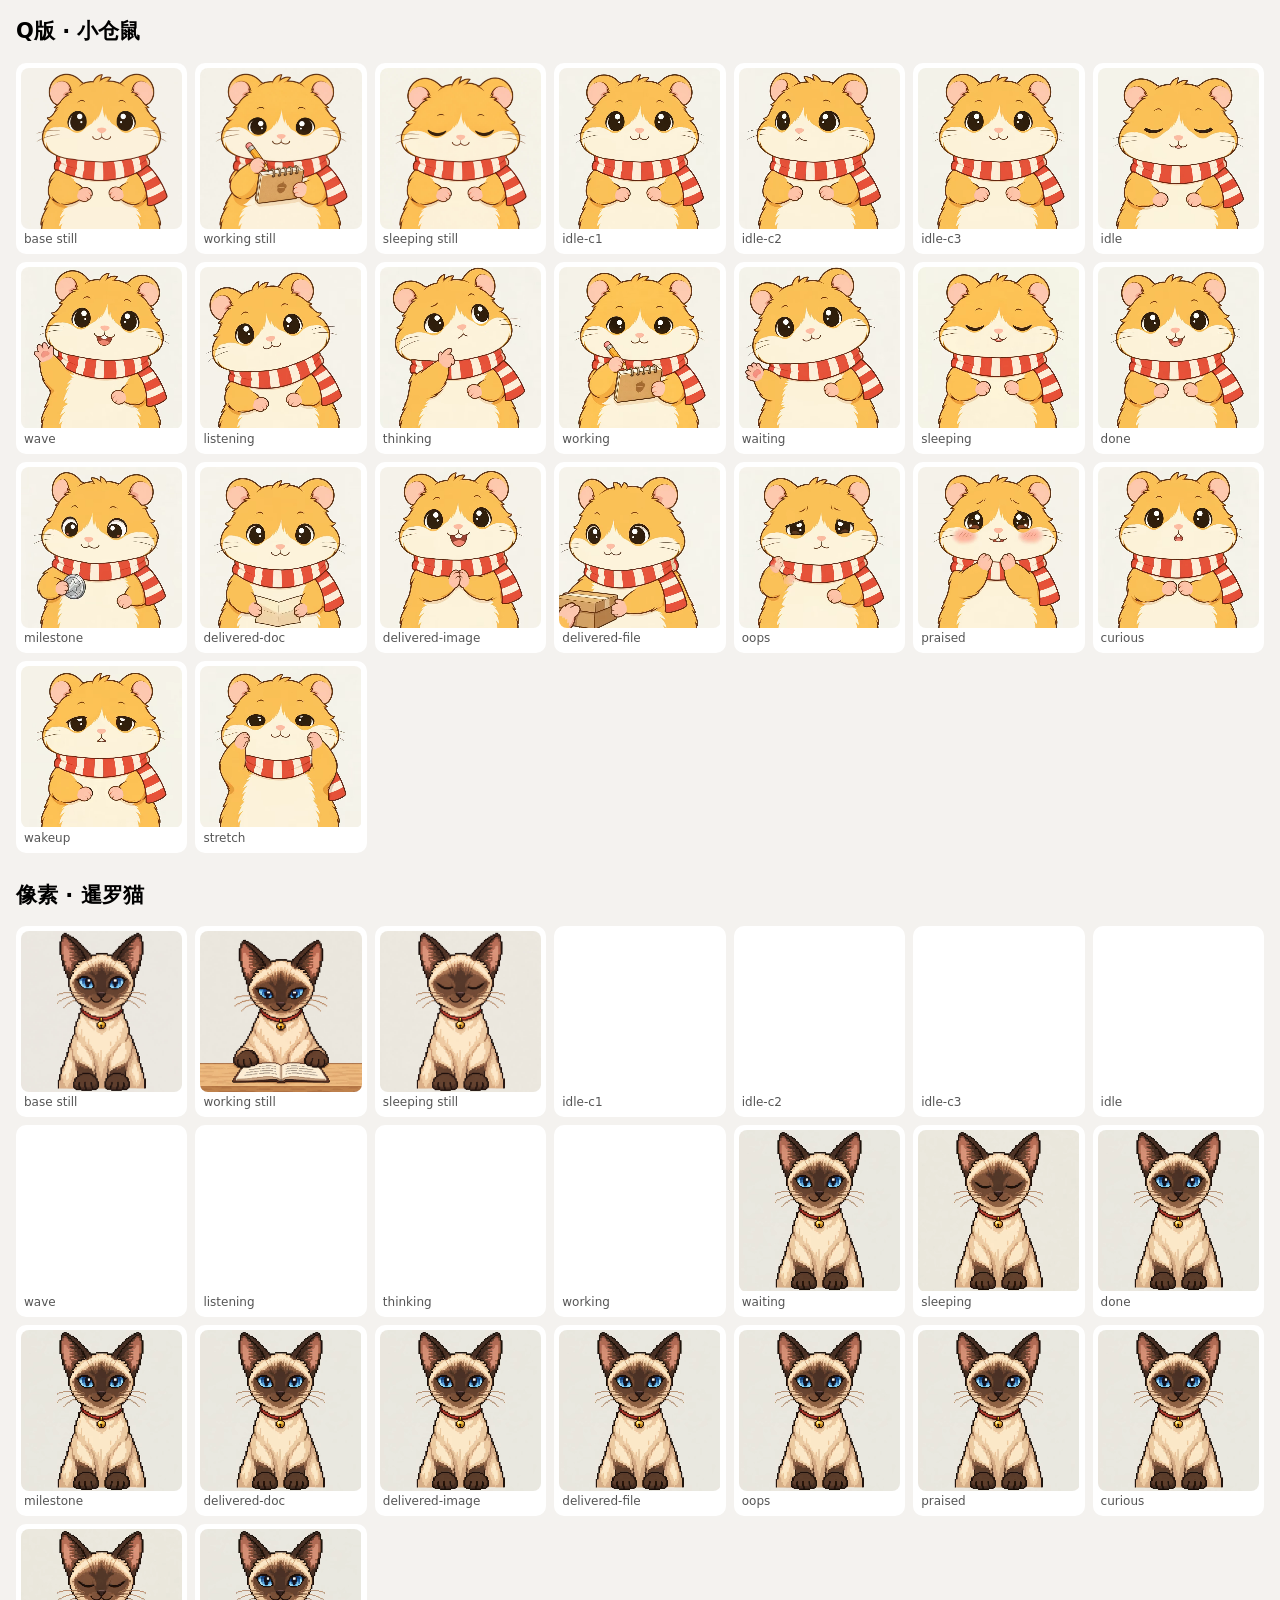
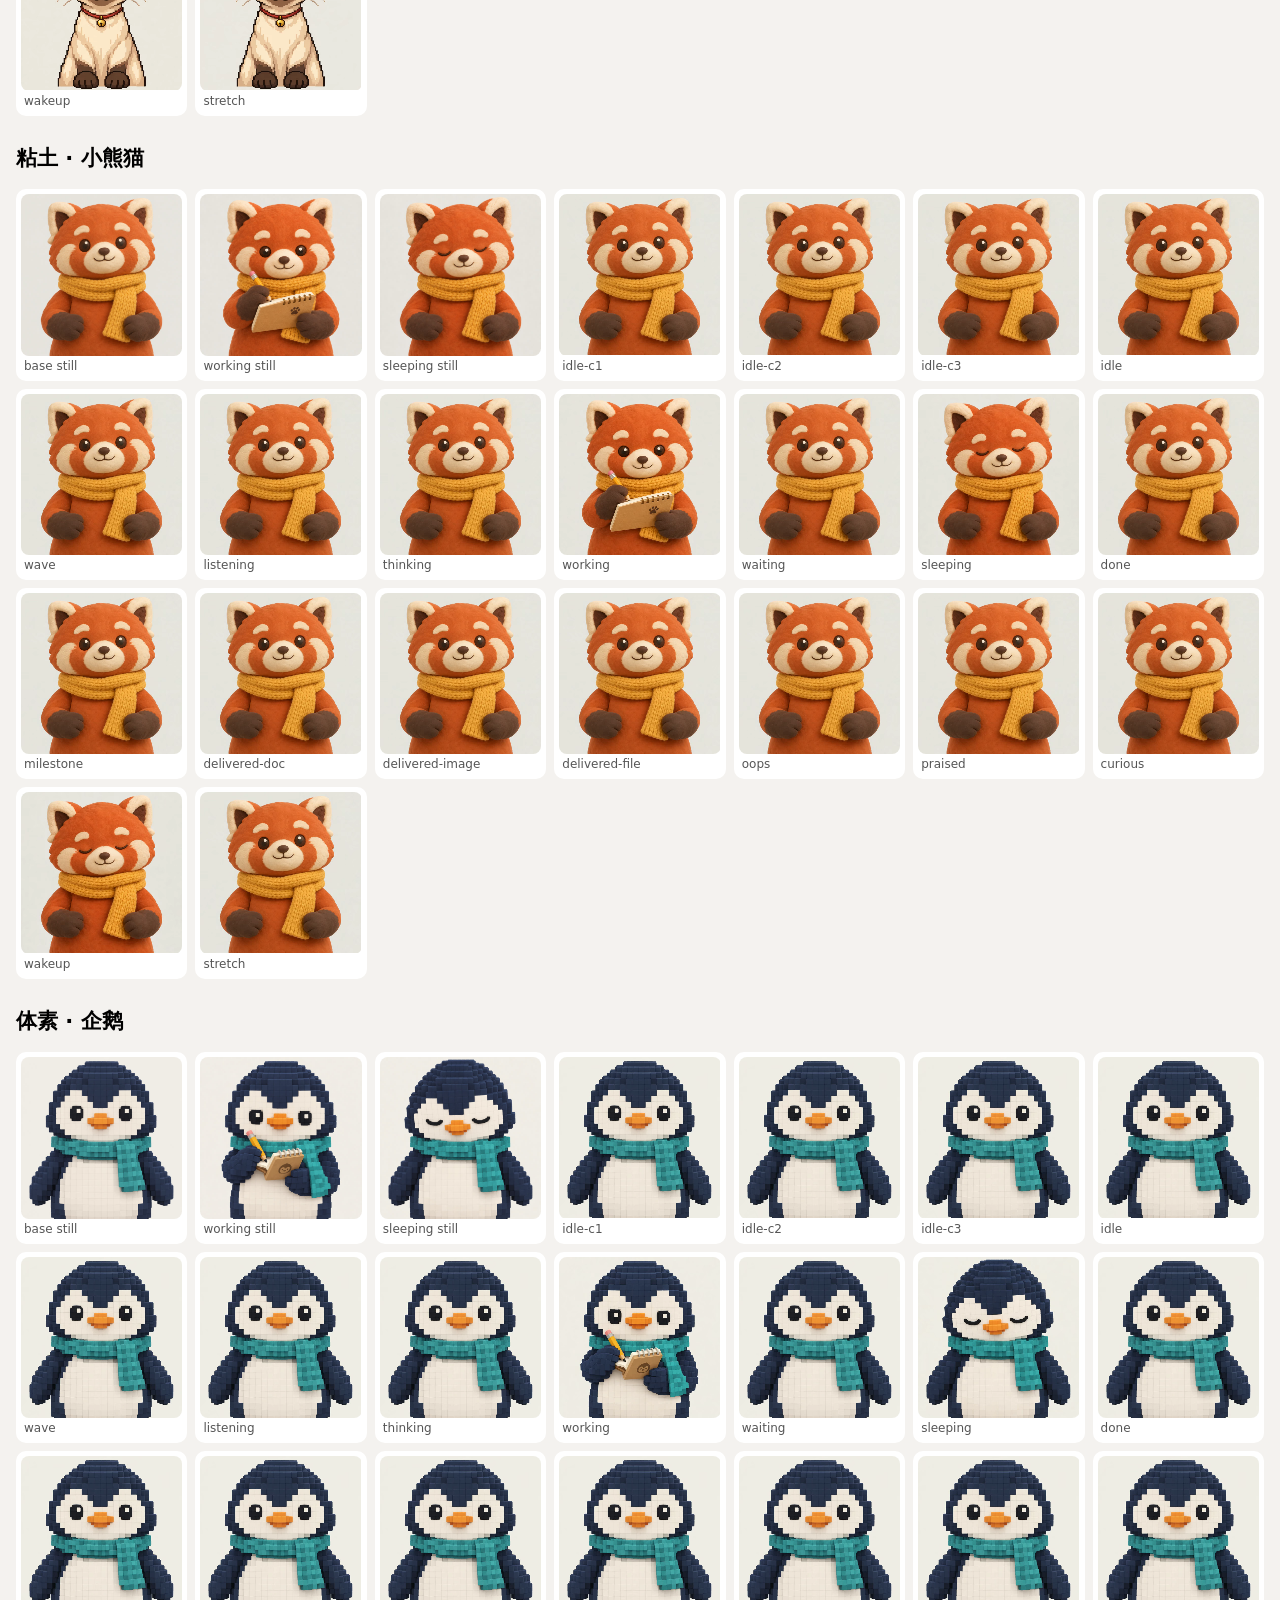
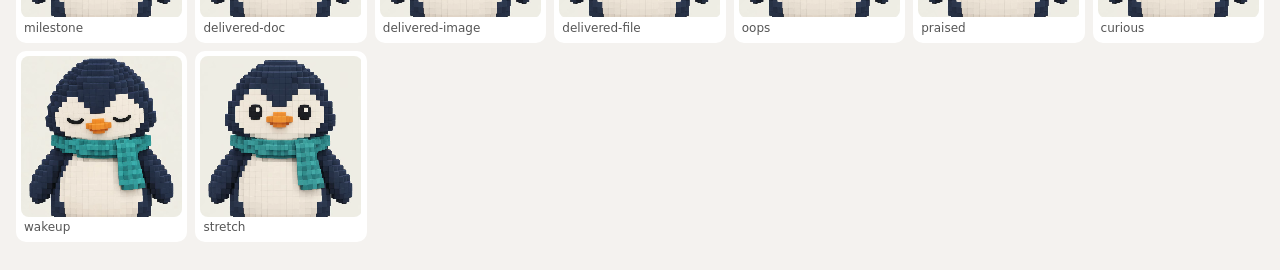
<file: athena-avatar-spec/default_media.html>
<!doctype html><meta charset="utf-8"><title>Nikai default avatars</title><style>body{font:14px system-ui;background:#f4f2ef;margin:16px}
section{display:grid;grid-template-columns:repeat(auto-fill,minmax(170px,1fr));gap:8px;margin-bottom:28px}figure{margin:0;background:#fff;border-radius:10px;padding:5px}
img,video{width:100%;border-radius:8px;display:block}figcaption{padding:3px;color:#555;font-size:12px}</style><h2>Q版 · 小仓鼠</h2><section><figure><img src="chibi-hamster/base.jpg"><figcaption>base still</figcaption></figure><figure><img src="chibi-hamster/working.jpg"><figcaption>working still</figcaption></figure><figure><img src="chibi-hamster/sleeping.jpg"><figcaption>sleeping still</figcaption></figure><figure><video src="chibi-hamster/clips/idle-c1.webm" autoplay loop muted playsinline></video><figcaption>idle-c1</figcaption></figure><figure><video src="chibi-hamster/clips/idle-c2.webm" autoplay loop muted playsinline></video><figcaption>idle-c2</figcaption></figure><figure><video src="chibi-hamster/clips/idle-c3.webm" autoplay loop muted playsinline></video><figcaption>idle-c3</figcaption></figure><figure><video src="chibi-hamster/clips/idle.webm" autoplay loop muted playsinline></video><figcaption>idle</figcaption></figure><figure><video src="chibi-hamster/clips/wave.webm" autoplay loop muted playsinline></video><figcaption>wave</figcaption></figure><figure><video src="chibi-hamster/clips/listening.webm" autoplay loop muted playsinline></video><figcaption>listening</figcaption></figure><figure><video src="chibi-hamster/clips/thinking.webm" autoplay loop muted playsinline></video><figcaption>thinking</figcaption></figure><figure><video src="chibi-hamster/clips/working.webm" autoplay loop muted playsinline></video><figcaption>working</figcaption></figure><figure><video src="chibi-hamster/clips/waiting.webm" autoplay loop muted playsinline></video><figcaption>waiting</figcaption></figure><figure><video src="chibi-hamster/clips/sleeping.webm" autoplay loop muted playsinline></video><figcaption>sleeping</figcaption></figure><figure><video src="chibi-hamster/clips/done.webm" autoplay loop muted playsinline></video><figcaption>done</figcaption></figure><figure><video src="chibi-hamster/clips/milestone.webm" autoplay loop muted playsinline></video><figcaption>milestone</figcaption></figure><figure><video src="chibi-hamster/clips/delivered-doc.webm" autoplay loop muted playsinline></video><figcaption>delivered-doc</figcaption></figure><figure><video src="chibi-hamster/clips/delivered-image.webm" autoplay loop muted playsinline></video><figcaption>delivered-image</figcaption></figure><figure><video src="chibi-hamster/clips/delivered-file.webm" autoplay loop muted playsinline></video><figcaption>delivered-file</figcaption></figure><figure><video src="chibi-hamster/clips/oops.webm" autoplay loop muted playsinline></video><figcaption>oops</figcaption></figure><figure><video src="chibi-hamster/clips/praised.webm" autoplay loop muted playsinline></video><figcaption>praised</figcaption></figure><figure><video src="chibi-hamster/clips/curious.webm" autoplay loop muted playsinline></video><figcaption>curious</figcaption></figure><figure><video src="chibi-hamster/clips/wakeup.webm" autoplay loop muted playsinline></video><figcaption>wakeup</figcaption></figure><figure><video src="chibi-hamster/clips/stretch.webm" autoplay loop muted playsinline></video><figcaption>stretch</figcaption></figure></section><h2>像素 · 暹罗猫</h2><section><figure><img src="pixel-siamese/base.jpg"><figcaption>base still</figcaption></figure><figure><img src="pixel-siamese/working.jpg"><figcaption>working still</figcaption></figure><figure><img src="pixel-siamese/sleeping.jpg"><figcaption>sleeping still</figcaption></figure><figure><video src="pixel-siamese/clips/idle-c1.webm" autoplay loop muted playsinline></video><figcaption>idle-c1</figcaption></figure><figure><video src="pixel-siamese/clips/idle-c2.webm" autoplay loop muted playsinline></video><figcaption>idle-c2</figcaption></figure><figure><video src="pixel-siamese/clips/idle-c3.webm" autoplay loop muted playsinline></video><figcaption>idle-c3</figcaption></figure><figure><video src="pixel-siamese/clips/idle.webm" autoplay loop muted playsinline></video><figcaption>idle</figcaption></figure><figure><video src="pixel-siamese/clips/wave.webm" autoplay loop muted playsinline></video><figcaption>wave</figcaption></figure><figure><video src="pixel-siamese/clips/listening.webm" autoplay loop muted playsinline></video><figcaption>listening</figcaption></figure><figure><video src="pixel-siamese/clips/thinking.webm" autoplay loop muted playsinline></video><figcaption>thinking</figcaption></figure><figure><video src="pixel-siamese/clips/working.webm" autoplay loop muted playsinline></video><figcaption>working</figcaption></figure><figure><video src="pixel-siamese/clips/waiting.webm" autoplay loop muted playsinline></video><figcaption>waiting</figcaption></figure><figure><video src="pixel-siamese/clips/sleeping.webm" autoplay loop muted playsinline></video><figcaption>sleeping</figcaption></figure><figure><video src="pixel-siamese/clips/done.webm" autoplay loop muted playsinline></video><figcaption>done</figcaption></figure><figure><video src="pixel-siamese/clips/milestone.webm" autoplay loop muted playsinline></video><figcaption>milestone</figcaption></figure><figure><video src="pixel-siamese/clips/delivered-doc.webm" autoplay loop muted playsinline></video><figcaption>delivered-doc</figcaption></figure><figure><video src="pixel-siamese/clips/delivered-image.webm" autoplay loop muted playsinline></video><figcaption>delivered-image</figcaption></figure><figure><video src="pixel-siamese/clips/delivered-file.webm" autoplay loop muted playsinline></video><figcaption>delivered-file</figcaption></figure><figure><video src="pixel-siamese/clips/oops.webm" autoplay loop muted playsinline></video><figcaption>oops</figcaption></figure><figure><video src="pixel-siamese/clips/praised.webm" autoplay loop muted playsinline></video><figcaption>praised</figcaption></figure><figure><video src="pixel-siamese/clips/curious.webm" autoplay loop muted playsinline></video><figcaption>curious</figcaption></figure><figure><video src="pixel-siamese/clips/wakeup.webm" autoplay loop muted playsinline></video><figcaption>wakeup</figcaption></figure><figure><video src="pixel-siamese/clips/stretch.webm" autoplay loop muted playsinline></video><figcaption>stretch</figcaption></figure></section><h2>粘土 · 小熊猫</h2><section><figure><img src="clay-red-panda/base.jpg"><figcaption>base still</figcaption></figure><figure><img src="clay-red-panda/working.jpg"><figcaption>working still</figcaption></figure><figure><img src="clay-red-panda/sleeping.jpg"><figcaption>sleeping still</figcaption></figure><figure><video src="clay-red-panda/clips/idle-c1.webm" autoplay loop muted playsinline></video><figcaption>idle-c1</figcaption></figure><figure><video src="clay-red-panda/clips/idle-c2.webm" autoplay loop muted playsinline></video><figcaption>idle-c2</figcaption></figure><figure><video src="clay-red-panda/clips/idle-c3.webm" autoplay loop muted playsinline></video><figcaption>idle-c3</figcaption></figure><figure><video src="clay-red-panda/clips/idle.webm" autoplay loop muted playsinline></video><figcaption>idle</figcaption></figure><figure><video src="clay-red-panda/clips/wave.webm" autoplay loop muted playsinline></video><figcaption>wave</figcaption></figure><figure><video src="clay-red-panda/clips/listening.webm" autoplay loop muted playsinline></video><figcaption>listening</figcaption></figure><figure><video src="clay-red-panda/clips/thinking.webm" autoplay loop muted playsinline></video><figcaption>thinking</figcaption></figure><figure><video src="clay-red-panda/clips/working.webm" autoplay loop muted playsinline></video><figcaption>working</figcaption></figure><figure><video src="clay-red-panda/clips/waiting.webm" autoplay loop muted playsinline></video><figcaption>waiting</figcaption></figure><figure><video src="clay-red-panda/clips/sleeping.webm" autoplay loop muted playsinline></video><figcaption>sleeping</figcaption></figure><figure><video src="clay-red-panda/clips/done.webm" autoplay loop muted playsinline></video><figcaption>done</figcaption></figure><figure><video src="clay-red-panda/clips/milestone.webm" autoplay loop muted playsinline></video><figcaption>milestone</figcaption></figure><figure><video src="clay-red-panda/clips/delivered-doc.webm" autoplay loop muted playsinline></video><figcaption>delivered-doc</figcaption></figure><figure><video src="clay-red-panda/clips/delivered-image.webm" autoplay loop muted playsinline></video><figcaption>delivered-image</figcaption></figure><figure><video src="clay-red-panda/clips/delivered-file.webm" autoplay loop muted playsinline></video><figcaption>delivered-file</figcaption></figure><figure><video src="clay-red-panda/clips/oops.webm" autoplay loop muted playsinline></video><figcaption>oops</figcaption></figure><figure><video src="clay-red-panda/clips/praised.webm" autoplay loop muted playsinline></video><figcaption>praised</figcaption></figure><figure><video src="clay-red-panda/clips/curious.webm" autoplay loop muted playsinline></video><figcaption>curious</figcaption></figure><figure><video src="clay-red-panda/clips/wakeup.webm" autoplay loop muted playsinline></video><figcaption>wakeup</figcaption></figure><figure><video src="clay-red-panda/clips/stretch.webm" autoplay loop muted playsinline></video><figcaption>stretch</figcaption></figure></section><h2>体素 · 企鹅</h2><section><figure><img src="voxel-penguin/base.jpg"><figcaption>base still</figcaption></figure><figure><img src="voxel-penguin/working.jpg"><figcaption>working still</figcaption></figure><figure><img src="voxel-penguin/sleeping.jpg"><figcaption>sleeping still</figcaption></figure><figure><video src="voxel-penguin/clips/idle-c1.webm" autoplay loop muted playsinline></video><figcaption>idle-c1</figcaption></figure><figure><video src="voxel-penguin/clips/idle-c2.webm" autoplay loop muted playsinline></video><figcaption>idle-c2</figcaption></figure><figure><video src="voxel-penguin/clips/idle-c3.webm" autoplay loop muted playsinline></video><figcaption>idle-c3</figcaption></figure><figure><video src="voxel-penguin/clips/idle.webm" autoplay loop muted playsinline></video><figcaption>idle</figcaption></figure><figure><video src="voxel-penguin/clips/wave.webm" autoplay loop muted playsinline></video><figcaption>wave</figcaption></figure><figure><video src="voxel-penguin/clips/listening.webm" autoplay loop muted playsinline></video><figcaption>listening</figcaption></figure><figure><video src="voxel-penguin/clips/thinking.webm" autoplay loop muted playsinline></video><figcaption>thinking</figcaption></figure><figure><video src="voxel-penguin/clips/working.webm" autoplay loop muted playsinline></video><figcaption>working</figcaption></figure><figure><video src="voxel-penguin/clips/waiting.webm" autoplay loop muted playsinline></video><figcaption>waiting</figcaption></figure><figure><video src="voxel-penguin/clips/sleeping.webm" autoplay loop muted playsinline></video><figcaption>sleeping</figcaption></figure><figure><video src="voxel-penguin/clips/done.webm" autoplay loop muted playsinline></video><figcaption>done</figcaption></figure><figure><video src="voxel-penguin/clips/milestone.webm" autoplay loop muted playsinline></video><figcaption>milestone</figcaption></figure><figure><video src="voxel-penguin/clips/delivered-doc.webm" autoplay loop muted playsinline></video><figcaption>delivered-doc</figcaption></figure><figure><video src="voxel-penguin/clips/delivered-image.webm" autoplay loop muted playsinline></video><figcaption>delivered-image</figcaption></figure><figure><video src="voxel-penguin/clips/delivered-file.webm" autoplay loop muted playsinline></video><figcaption>delivered-file</figcaption></figure><figure><video src="voxel-penguin/clips/oops.webm" autoplay loop muted playsinline></video><figcaption>oops</figcaption></figure><figure><video src="voxel-penguin/clips/praised.webm" autoplay loop muted playsinline></video><figcaption>praised</figcaption></figure><figure><video src="voxel-penguin/clips/curious.webm" autoplay loop muted playsinline></video><figcaption>curious</figcaption></figure><figure><video src="voxel-penguin/clips/wakeup.webm" autoplay loop muted playsinline></video><figcaption>wakeup</figcaption></figure><figure><video src="voxel-penguin/clips/stretch.webm" autoplay loop muted playsinline></video><figcaption>stretch</figcaption></figure></section>
</file>
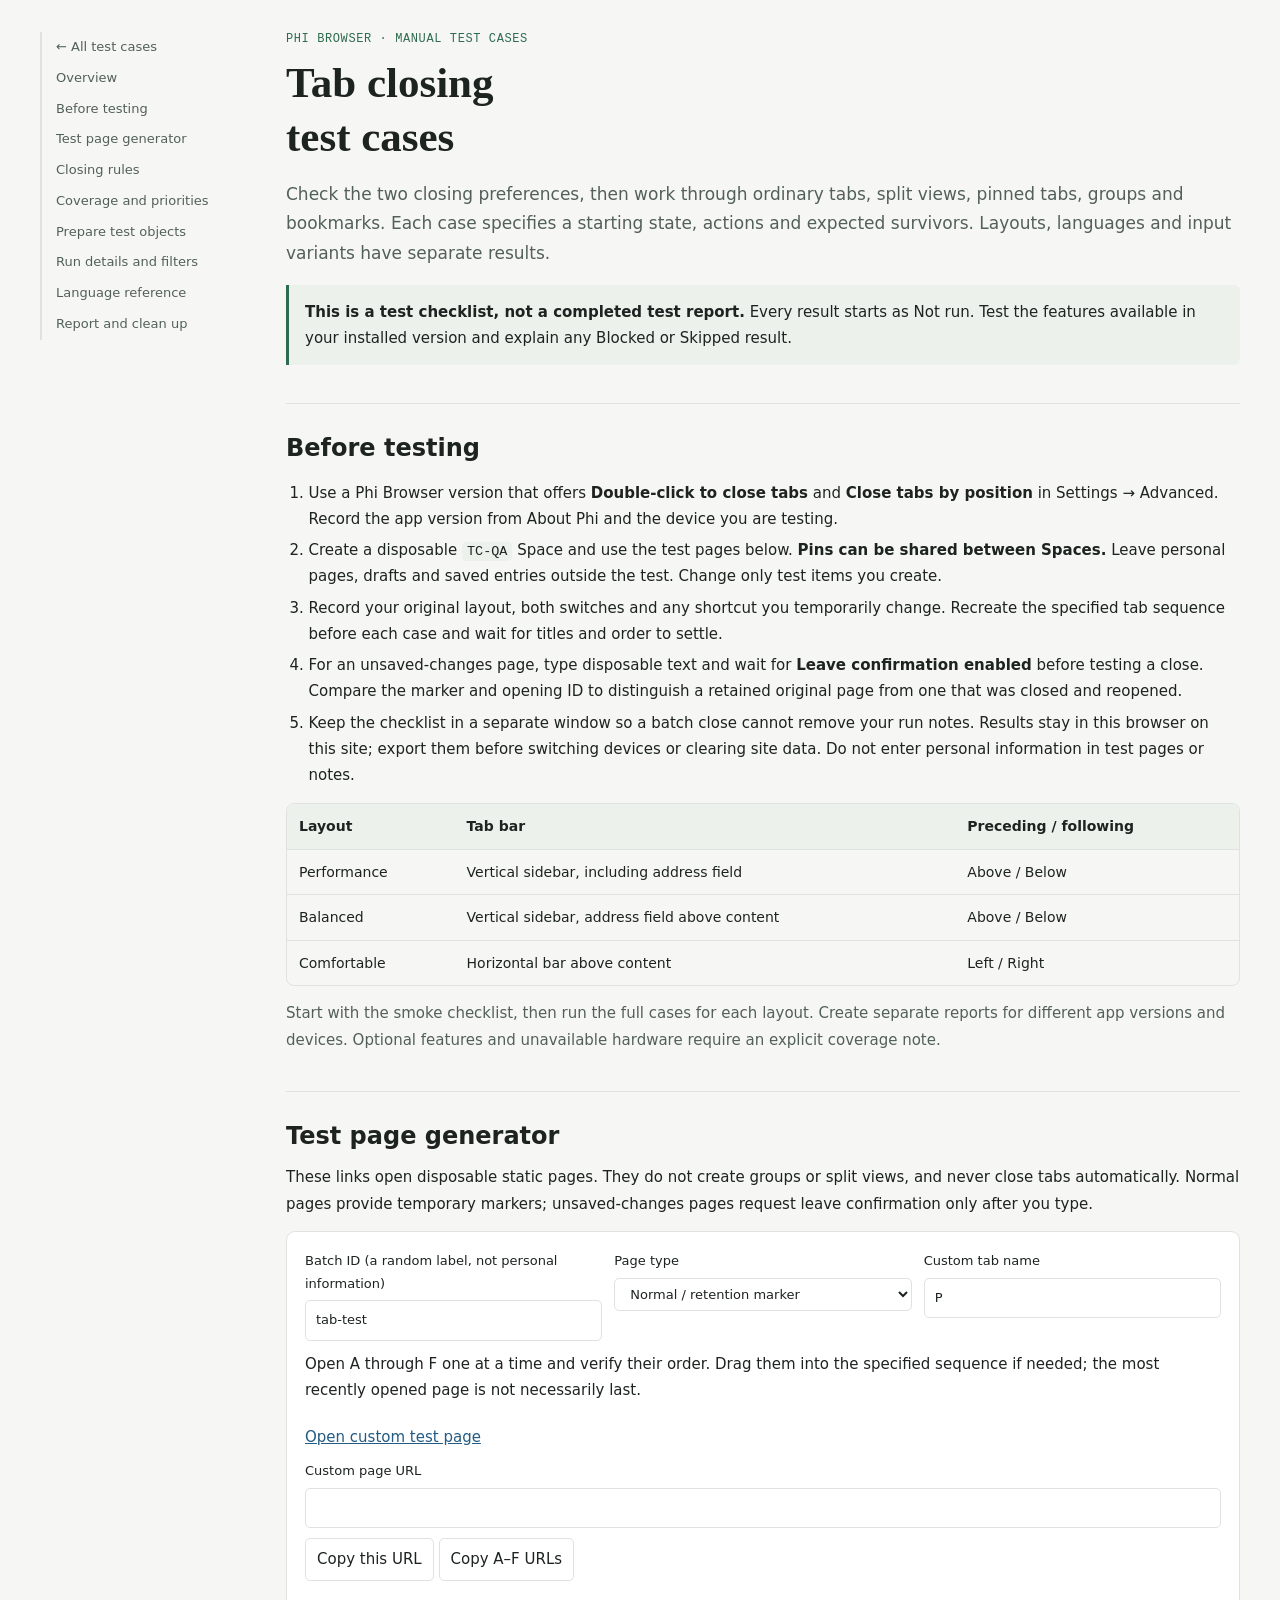
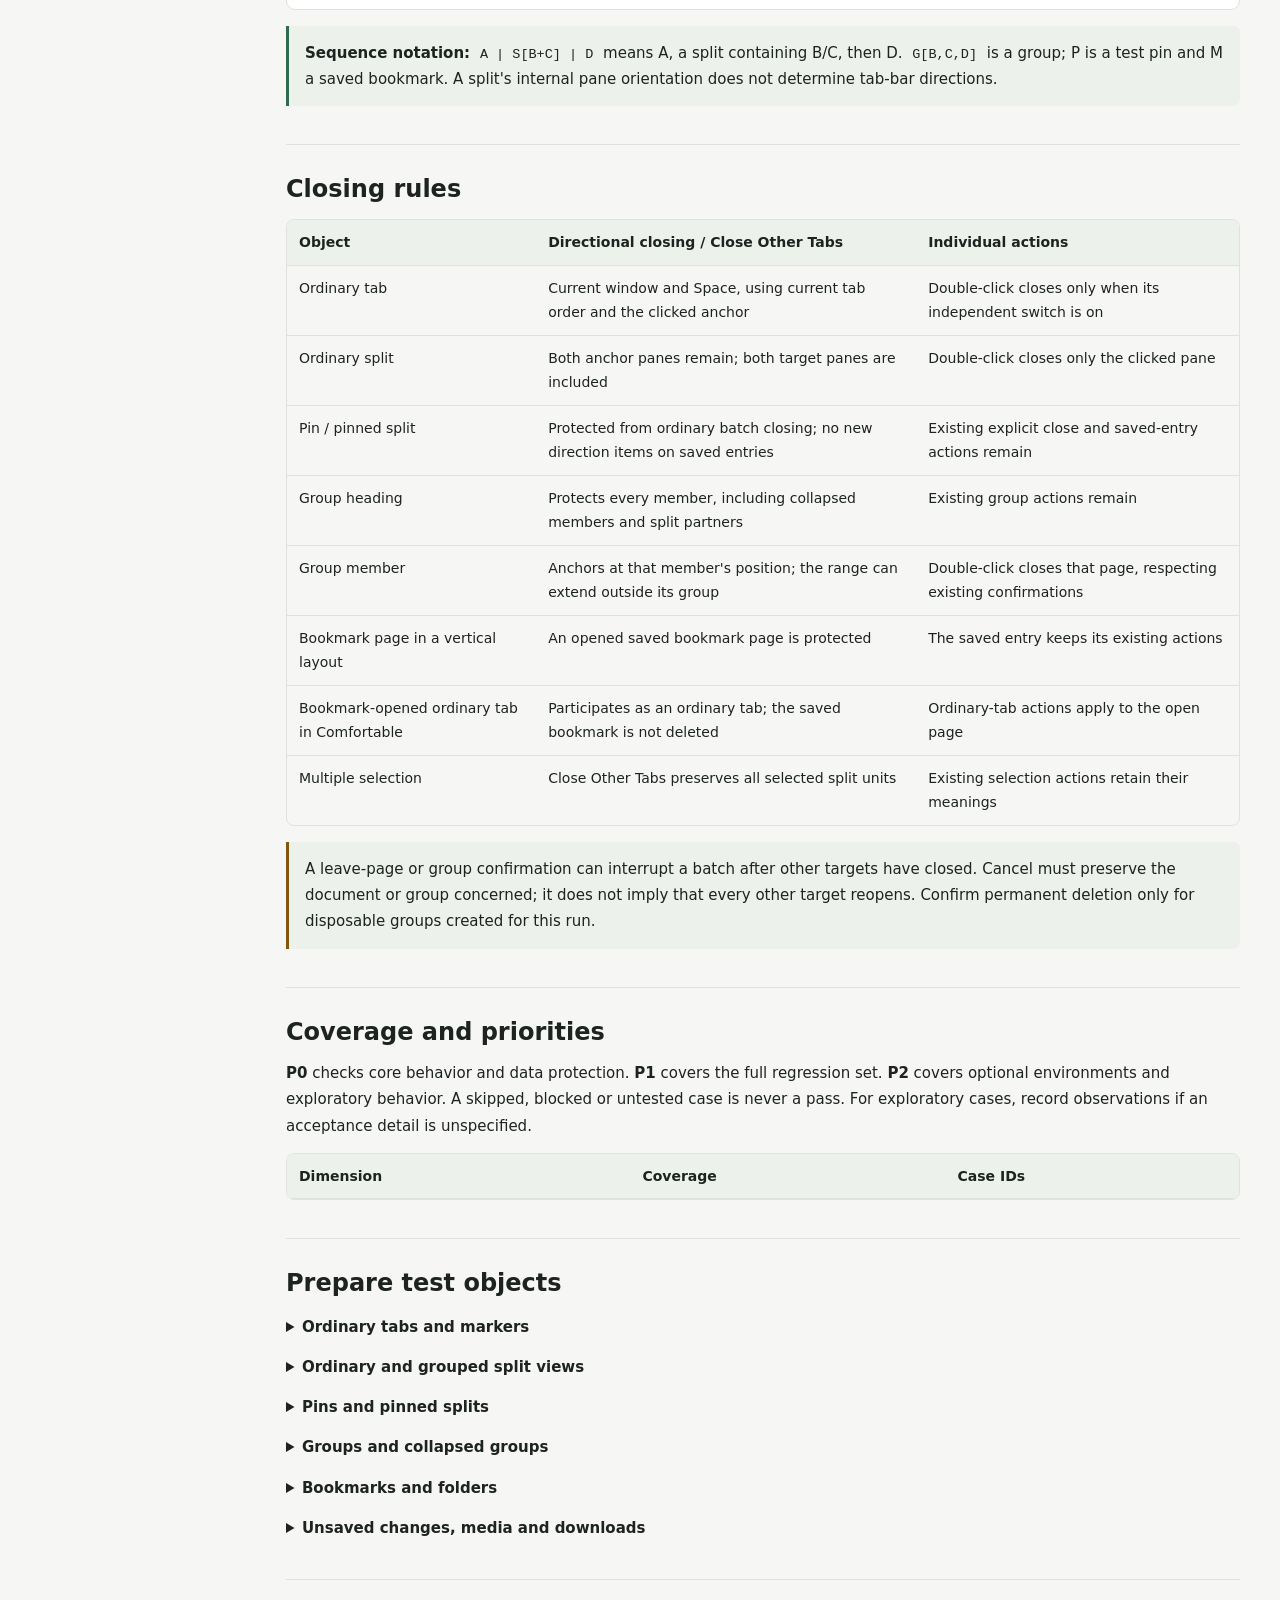
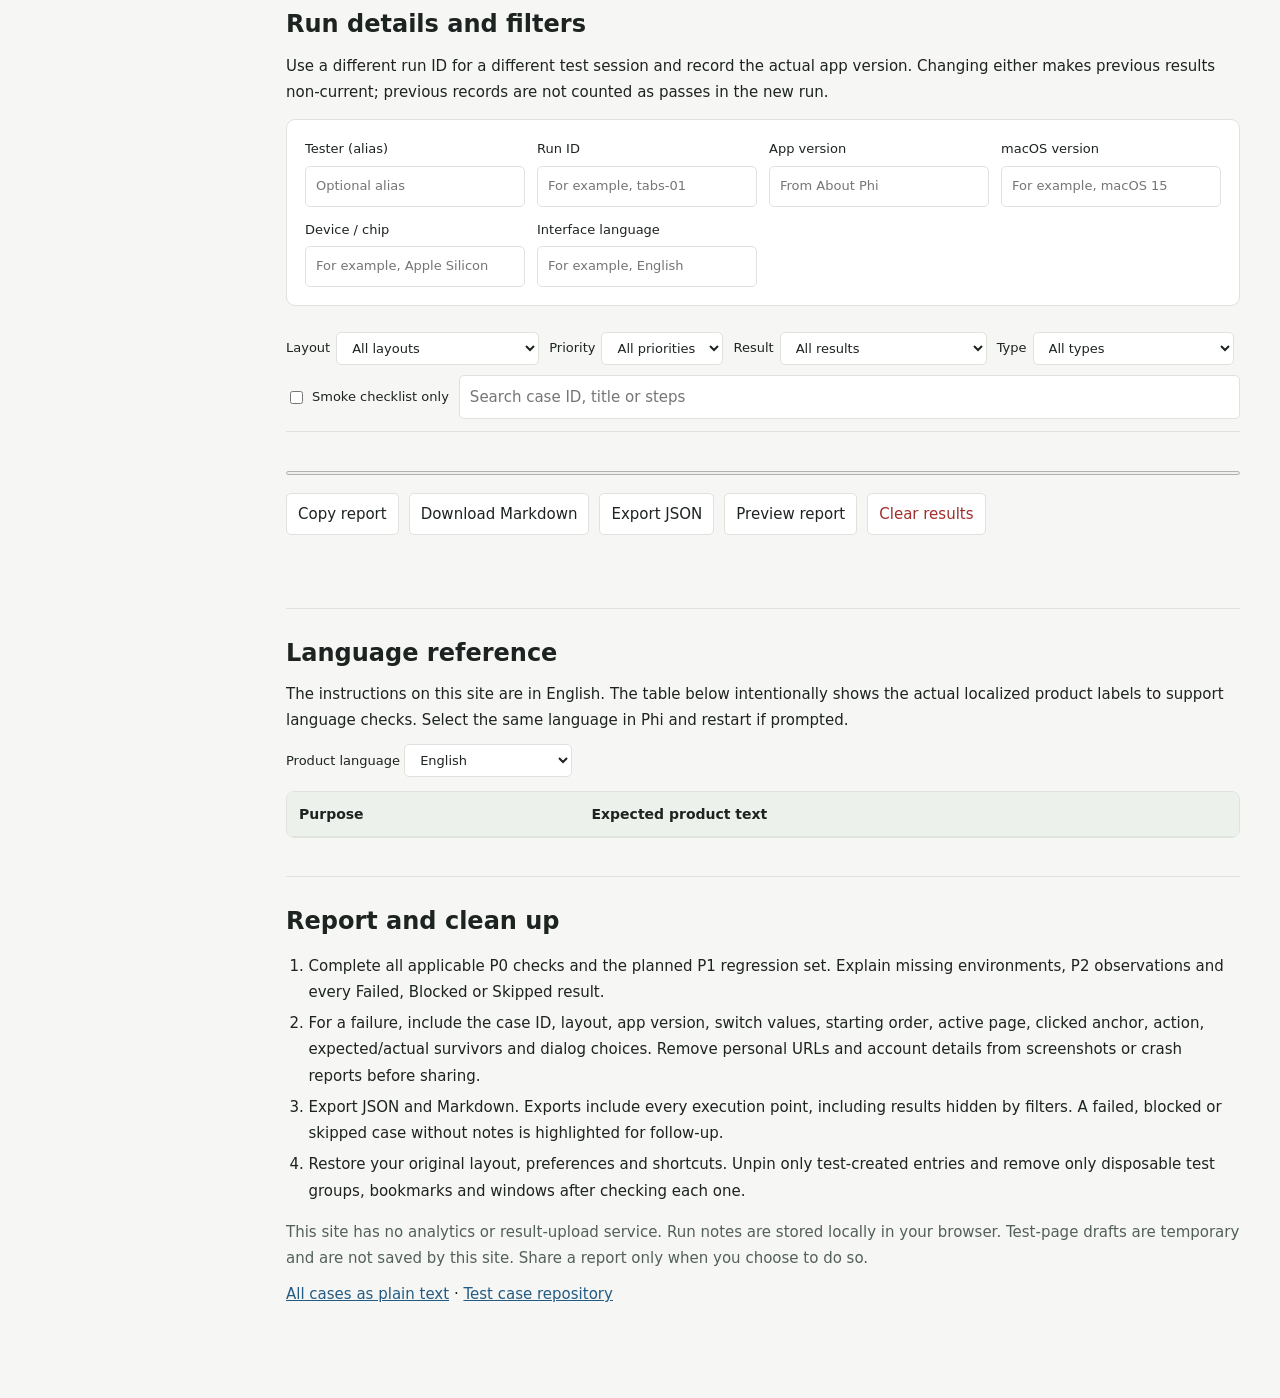
<file: src/tab-closing/template.html>
<!doctype html>
<html lang="en">
<head>
<meta charset="utf-8">
<meta name="viewport" content="width=device-width, initial-scale=1">
<meta name="description" content="Manual test cases for Phi Browser tab closing: double-click, positional closing, split views, pins, groups and bookmarks.">
<link rel="icon" href="data:,"><title>Tab closing test cases · Phi Browser</title>
<link rel="stylesheet" href="style.css">
</head>
<body>
<div class="wrap">
<nav class="toc" aria-label="Test case contents"><a href="../">← All test cases</a><a href="#overview">Overview</a><a href="#setup">Before testing</a><a href="#fixtures">Test page generator</a><a href="#rules">Closing rules</a><a href="#coverage">Coverage and priorities</a><a href="#recipes">Prepare test objects</a><a href="#run">Run details and filters</a><div id="section-links"></div><a href="#language">Language reference</a><a href="#finish">Report and clean up</a></nav>
<main>
<header id="overview"><div class="eyebrow">PHI BROWSER · MANUAL TEST CASES</div><h1>Tab closing<br>test cases</h1><p class="lede">Check the two closing preferences, then work through ordinary tabs, split views, pinned tabs, groups and bookmarks. Each case specifies a starting state, actions and expected survivors. Layouts, languages and input variants have separate results.</p><p class="muted" id="scope-count"></p><div class="note"><strong>This is a test checklist, not a completed test report.</strong> Every result starts as Not run. Test the features available in your installed version and explain any Blocked or Skipped result.</div></header>
<section id="setup"><h2>Before testing</h2><ol><li>Use a Phi Browser version that offers <strong>Double-click to close tabs</strong> and <strong>Close tabs by position</strong> in Settings → Advanced. Record the app version from About Phi and the device you are testing.</li><li>Create a disposable <code>TC-QA</code> Space and use the test pages below. <strong>Pins can be shared between Spaces.</strong> Leave personal pages, drafts and saved entries outside the test. Change only test items you create.</li><li>Record your original layout, both switches and any shortcut you temporarily change. Recreate the specified tab sequence before each case and wait for titles and order to settle.</li><li>For an unsaved-changes page, type disposable text and wait for <strong>Leave confirmation enabled</strong> before testing a close. Compare the marker and opening ID to distinguish a retained original page from one that was closed and reopened.</li><li>Keep the checklist in a separate window so a batch close cannot remove your run notes. Results stay in this browser on this site; export them before switching devices or clearing site data. Do not enter personal information in test pages or notes.</li></ol><div class="table-wrap"><table><thead><tr><th>Layout</th><th>Tab bar</th><th>Preceding / following</th></tr></thead><tbody><tr><td>Performance</td><td>Vertical sidebar, including address field</td><td>Above / Below</td></tr><tr><td>Balanced</td><td>Vertical sidebar, address field above content</td><td>Above / Below</td></tr><tr><td>Comfortable</td><td>Horizontal bar above content</td><td>Left / Right</td></tr></tbody></table></div><p class="muted">Start with the smoke checklist, then run the full cases for each layout. Create separate reports for different app versions and devices. Optional features and unavailable hardware require an explicit coverage note.</p></section>
<section id="fixtures"><h2>Test page generator</h2><p>These links open disposable static pages. They do not create groups or split views, and never close tabs automatically. Normal pages provide temporary markers; unsaved-changes pages request leave confirmation only after you type.</p><div class="panel"><div class="grid"><label class="stack" for="fixture-run">Batch ID (a random label, not personal information)<input id="fixture-run" value="tab-test" maxlength="40"></label><label class="stack" for="fixture-kind">Page type<select id="fixture-kind"><option value="normal">Normal / retention marker</option><option value="unsaved">Unsaved changes confirmation</option><option value="long">Long title</option></select></label><label class="stack" for="fixture-name">Custom tab name<input id="fixture-name" value="P" maxlength="32"></label></div><p>Open A through F one at a time and verify their order. Drag them into the specified sequence if needed; the most recently opened page is not necessarily last.</p><div id="fixture-links" class="fixture-links"></div><p><a id="custom-fixture" href="fixtures/" target="_blank" rel="noopener">Open custom test page</a></p><label class="stack" for="fixture-url">Custom page URL<input id="fixture-url" readonly></label><p><button id="copy-fixture" type="button">Copy this URL</button> <button id="copy-sequence" type="button">Copy A–F URLs</button></p></div><div class="note"><strong>Sequence notation:</strong> <code>A | S[B+C] | D</code> means A, a split containing B/C, then D. <code>G[B,C,D]</code> is a group; P is a test pin and M a saved bookmark. A split's internal pane orientation does not determine tab-bar directions.</div></section>
<section id="rules"><h2>Closing rules</h2><div class="table-wrap"><table><thead><tr><th>Object</th><th>Directional closing / Close Other Tabs</th><th>Individual actions</th></tr></thead><tbody><tr><td>Ordinary tab</td><td>Current window and Space, using current tab order and the clicked anchor</td><td>Double-click closes only when its independent switch is on</td></tr><tr><td>Ordinary split</td><td>Both anchor panes remain; both target panes are included</td><td>Double-click closes only the clicked pane</td></tr><tr><td>Pin / pinned split</td><td>Protected from ordinary batch closing; no new direction items on saved entries</td><td>Existing explicit close and saved-entry actions remain</td></tr><tr><td>Group heading</td><td>Protects every member, including collapsed members and split partners</td><td>Existing group actions remain</td></tr><tr><td>Group member</td><td>Anchors at that member's position; the range can extend outside its group</td><td>Double-click closes that page, respecting existing confirmations</td></tr><tr><td>Bookmark page in a vertical layout</td><td>An opened saved bookmark page is protected</td><td>The saved entry keeps its existing actions</td></tr><tr><td>Bookmark-opened ordinary tab in Comfortable</td><td>Participates as an ordinary tab; the saved bookmark is not deleted</td><td>Ordinary-tab actions apply to the open page</td></tr><tr><td>Multiple selection</td><td>Close Other Tabs preserves all selected split units</td><td>Existing selection actions retain their meanings</td></tr></tbody></table></div><div class="note warning">A leave-page or group confirmation can interrupt a batch after other targets have closed. Cancel must preserve the document or group concerned; it does not imply that every other target reopens. Confirm permanent deletion only for disposable groups created for this run.</div></section>
<section id="coverage"><h2>Coverage and priorities</h2><p><strong>P0</strong> checks core behavior and data protection. <strong>P1</strong> covers the full regression set. <strong>P2</strong> covers optional environments and exploratory behavior. A skipped, blocked or untested case is never a pass. For exploratory cases, record observations if an acceptance detail is unspecified.</p><div class="table-wrap"><table><thead><tr><th>Dimension</th><th>Coverage</th><th>Case IDs</th></tr></thead><tbody id="coverage-rows"></tbody></table></div></section>
<section id="recipes"><h2>Prepare test objects</h2><details><summary>Ordinary tabs and markers</summary><p>Open the generated A–F links one at a time. Arrange the actual tab order, enter a different disposable marker in every page that should survive, and note its opening ID. Use the same batch ID throughout one setup.</p></details><details><summary>Ordinary and grouped split views</summary><p>Use the app's existing Open as Split action to pair B/C. Verify both titles and pane contents before testing. For a grouped split, create a disposable TC-G group and move the split into it. Check membership, orientation and size ratio before each operation.</p></details><details><summary>Pins and pinned splits</summary><p>Pin only a generated test page or split. Mark both panes separately. To test closed saved entries, explicitly close their live pages while leaving the saved pins. Afterward unpin only entries you created for this run.</p></details><details><summary>Groups and collapsed groups</summary><p>Create a named TC-G group using disposable pages B/C/D, set a recognizable color and record membership. Use the heading's disclosure control to collapse it. Distinguish a heading menu from a member menu. Recheck the group name in any deletion prompt.</p></details><details><summary>Bookmarks and folders</summary><p>Save generated M and, where supported, split MS[M+N] inside a test folder. Open saved entries through their bookmark controls in vertical layouts. To create an ordinary copy, copy its URL and open it separately in a new tab. Check the actual UI category before deciding whether it is protected.</p></details><details><summary>Unsaved changes, media and downloads</summary><p>Select Unsaved changes confirmation in the generator, open the page and type disposable text. Its status must say Leave confirmation enabled. Audio starts only after you choose Start test tone. The small text download tests the download UI, but cannot establish coverage of a long-running download or its close confirmation.</p></details></section>
<section id="run"><h2>Run details and filters</h2><p>Use a different run ID for a different test session and record the actual app version. Changing either makes previous results non-current; previous records are not counted as passes in the new run.</p><div class="panel"><div class="grid"><label class="stack">Tester (alias)<input data-meta="tester" autocomplete="off" placeholder="Optional alias"></label><label class="stack">Run ID<input data-meta="run" autocomplete="off" placeholder="For example, tabs-01"></label><label class="stack">App version<input data-meta="version" autocomplete="off" placeholder="From About Phi"></label><label class="stack">macOS version<input data-meta="system" autocomplete="off" placeholder="For example, macOS 15"></label><label class="stack">Device / chip<input data-meta="device" autocomplete="off" placeholder="For example, Apple Silicon"></label><label class="stack">Interface language<input data-meta="language" autocomplete="off" placeholder="For example, English"></label></div></div><div class="controls"><div class="row"><label>Layout<select id="layout-filter"><option value="all">All layouts</option><option value="once">Common only</option><option value="performance">Performance + common</option><option value="balanced">Balanced + common</option><option value="comfortable">Comfortable + common</option></select></label><label>Priority<select id="priority-filter"><option value="all">All priorities</option><option value="P0">P0</option><option value="P1">P1</option><option value="P2">P2</option><option value="P01">P0 + P1</option></select></label><label>Result<select id="status-filter"><option value="all">All results</option><option value="todo">Not run</option><option value="pass">Passed</option><option value="fail">Failed</option><option value="blocked">Blocked</option><option value="skip">Skipped</option><option value="open">Not run / Failed / Blocked</option></select></label><label>Type<select id="kind-filter"><option value="all">All types</option><option value="acceptance">Acceptance / regression</option><option value="exploratory">Exploratory</option></select></label><label><input id="smoke-filter" type="checkbox">Smoke checklist only</label><input id="search" class="search" type="search" aria-label="Search test cases" placeholder="Search case ID, title or steps"></div></div><div id="stats" class="stats" aria-live="polite"></div><progress id="progress" value="0" max="1" aria-label="Recorded cases"></progress><p id="visible-count" class="muted"></p><div class="export-actions row"><button id="copy-report" type="button">Copy report</button><button id="download-report" type="button">Download Markdown</button><button id="export-json" type="button">Export JSON</button><button id="show-report" type="button">Preview report</button><button id="reset" type="button" class="danger">Clear results</button></div><p id="message" role="status"></p><p id="storage-warning" class="note warning" hidden></p><label id="report-label" class="stack" hidden>Report / copy fallback<textarea id="report-fallback" readonly aria-label="Complete test report"></textarea></label><noscript><div class="note warning">JavaScript is needed for filtering and result recording. <a href="handbook.md">Read the complete plain-text test cases</a> instead.</div></noscript><p id="empty" class="empty" hidden>No cases match these filters.</p></section>
<div id="checklist"></div>
<section id="language"><h2>Language reference</h2><p>The instructions on this site are in English. The table below intentionally shows the actual localized product labels to support language checks. Select the same language in Phi and restart if prompted.</p><label>Product language <select id="language-select"><option value="en">English</option><option value="zh-Hans">Simplified Chinese</option><option value="zh-Hant">Traditional Chinese</option><option value="ja">Japanese</option><option value="ko">Korean</option><option value="de">German</option><option value="fr">French</option><option value="es">Spanish</option><option value="nl">Dutch</option></select></label><div class="table-wrap"><table><thead><tr><th>Purpose</th><th>Expected product text</th></tr></thead><tbody id="language-rows"></tbody></table></div></section>
<section id="finish"><h2>Report and clean up</h2><ol><li>Complete all applicable P0 checks and the planned P1 regression set. Explain missing environments, P2 observations and every Failed, Blocked or Skipped result.</li><li>For a failure, include the case ID, layout, app version, switch values, starting order, active page, clicked anchor, action, expected/actual survivors and dialog choices. Remove personal URLs and account details from screenshots or crash reports before sharing.</li><li>Export JSON and Markdown. Exports include every execution point, including results hidden by filters. A failed, blocked or skipped case without notes is highlighted for follow-up.</li><li>Restore your original layout, preferences and shortcuts. Unpin only test-created entries and remove only disposable test groups, bookmarks and windows after checking each one.</li></ol><p class="muted">This site has no analytics or result-upload service. Run notes are stored locally in your browser. Test-page drafts are temporary and are not saved by this site. Share a report only when you choose to do so.</p><p><a href="handbook.md">All cases as plain text</a> · <a href="https://github.com/Woo0ood/phi-browser-test-cases" target="_blank" rel="noopener">Test case repository</a></p></section>
</main></div>
<script id="handbook-data" type="application/json">__CASES__</script>
<script src="app.js"></script>
</body></html>
</file>
<file: tab-closing/style.css>
:root{--paper:#f6f7f4;--sheet:#fff;--ink:#1d2320;--soft:#526058;--rule:#dfe3dd;--wash:#edf1ec;--accent:#2f6b4f;--link:#245b83;--danger:#a12d2d;--warn:#80570c;--pass:#27643f;--focus:#146c9a;color-scheme:light}
@media(prefers-color-scheme:dark){:root{--paper:#151917;--sheet:#1d2220;--ink:#e6ebe7;--soft:#b2beb5;--rule:#354039;--wash:#263029;--accent:#a0d0b0;--link:#9dcbe9;--danger:#ffaaaa;--warn:#e7c171;--pass:#9ddbb3;--focus:#8bceef;color-scheme:dark}}
*{box-sizing:border-box}html{scroll-behavior:smooth}body{margin:0;background:var(--paper);color:var(--ink);font:15px/1.75 system-ui,-apple-system,"PingFang SC","Microsoft YaHei",sans-serif}.wrap{max-width:1240px;margin:auto;padding:32px 20px 80px;display:grid;grid-template-columns:210px minmax(0,1fr);gap:36px}nav.toc{position:sticky;top:20px;align-self:start;max-height:calc(100vh - 40px);overflow:auto;border-left:2px solid var(--rule);padding-left:14px;font-size:13px}nav.toc a{display:block;padding:4px 0;text-decoration:none;color:var(--soft)}nav.toc a:hover{color:var(--link)}main{min-width:0}h1{font-family:"Songti SC",Georgia,serif;font-size:clamp(30px,4vw,43px);line-height:1.25;margin:10px 0 16px}h2{font-size:24px;line-height:1.35;margin:0 0 12px}h3{font-size:17px;margin:20px 0 8px}p{margin:10px 0}.lede{font-size:17px;color:var(--soft)}.eyebrow{color:var(--accent);font:12px ui-monospace,monospace;letter-spacing:.05em}.muted{color:var(--soft)}section{scroll-margin-top:22px;margin-top:38px;padding-top:28px;border-top:1px solid var(--rule)}a{color:var(--link)}code,.mono{font: .9em ui-monospace,SFMono-Regular,Menlo,monospace;overflow-wrap:anywhere}code{background:var(--wash);padding:2px 5px;border-radius:4px}ul,ol{padding-left:1.5em}li{margin:5px 0}.note{border-left:3px solid var(--accent);background:var(--wash);padding:14px 16px;border-radius:0 6px 6px 0;margin:16px 0}.warning{border-left-color:var(--warn)}.panel,.case{background:var(--sheet);border:1px solid var(--rule);border-radius:9px;padding:18px;margin:14px 0}.table-wrap{overflow:auto;border:1px solid var(--rule);border-radius:8px;margin:14px 0}table{width:100%;border-collapse:collapse;font-size:14px}th,td{padding:10px 12px;border-bottom:1px solid var(--rule);text-align:left;vertical-align:top}th{background:var(--wash)}tr:last-child td{border-bottom:0}button,select,input,textarea{font:inherit;color:var(--ink);background:var(--sheet);border:1px solid var(--rule);border-radius:5px}button,select{padding:7px 11px}button{cursor:pointer}button:hover{border-color:var(--accent)}button.primary{background:var(--accent);color:var(--paper);font-weight:650}button.danger{color:var(--danger)}input,textarea{padding:8px 10px;min-width:0}textarea{resize:vertical;width:100%;min-height:70px}label{font-size:13px}label.stack{display:flex;flex-direction:column;gap:5px}.grid{display:grid;grid-template-columns:repeat(auto-fit,minmax(205px,1fr));gap:12px}.row{display:flex;gap:10px;align-items:center;flex-wrap:wrap}.row.between{justify-content:space-between}.controls{position:sticky;top:0;z-index:2;background:var(--paper);padding:12px 0;border-bottom:1px solid var(--rule)}.controls label{display:flex;gap:6px;align-items:center}.search{flex:1;min-width:180px}.stats{display:flex;gap:8px;flex-wrap:wrap;margin:12px 0}.stat{background:var(--sheet);border:1px solid var(--rule);padding:7px 12px;border-radius:6px;font-size:13px}.stat strong{font-size:20px;font-variant-numeric:tabular-nums;padding-right:5px}.pill{font:12px ui-monospace,monospace;display:inline-block;background:var(--wash);padding:3px 7px;border-radius:4px}.priority-P0{color:var(--danger)}.priority-P1{color:var(--warn)}.pass{color:var(--pass)}.fail{color:var(--danger)}.case[data-status="pass"]{border-left:4px solid var(--pass)}.case[data-status="fail"]{border-left:4px solid var(--danger)}.case[data-status="blocked"]{border-left:4px solid var(--warn)}.case h3{margin:0;font-size:17px}.case .pre{color:var(--soft)}.case .result-bar{border-top:1px solid var(--rule);padding-top:12px;margin-top:15px}.status-buttons{display:flex;gap:6px;flex-wrap:wrap}.status-buttons button{font-size:13px;padding:5px 9px}.status-buttons button[aria-pressed="true"]{background:var(--wash);outline:2px solid var(--accent);outline-offset:0}.case textarea{margin-top:8px}.stamp{font-size:12px;color:var(--soft);margin:7px 0}.fixture-links{display:flex;gap:8px;flex-wrap:wrap}.fixture-links a{display:inline-block;border:1px solid var(--rule);background:var(--sheet);border-radius:6px;padding:7px 12px;min-width:60px;text-align:center}details{margin:14px 0}summary{cursor:pointer;font-weight:650}pre{background:var(--wash);padding:14px;overflow:auto;border-radius:6px;font:13px/1.7 ui-monospace,monospace}.sr-only{position:absolute;width:1px;height:1px;padding:0;margin:-1px;overflow:hidden;clip:rect(0,0,0,0);white-space:nowrap;border:0}:focus-visible{outline:3px solid var(--focus);outline-offset:3px}#message{min-height:25px;color:var(--accent)}#report-fallback{min-height:250px}progress{width:100%;height:8px;accent-color:var(--accent)}.empty{padding:24px;color:var(--soft)}[hidden]{display:none!important}
@media(max-width:900px){.wrap{grid-template-columns:minmax(0,1fr);gap:20px;padding:20px 16px 60px}nav.toc{position:static;max-height:none}.controls{position:static}.case{padding:14px}.grid{grid-template-columns:minmax(0,1fr)}}
@media(prefers-reduced-motion:reduce){html{scroll-behavior:auto}}
@media print{.wrap{display:block;max-width:none;padding:0}.toc,.controls,.result-bar,.export-actions,.fixture-links{display:none!important}.case{break-inside:avoid}body{font-size:11pt;background:#fff;color:#111}.case[hidden],section[hidden]{display:block!important}section{border-top:1px solid #888}a{color:inherit}}
</file>
<file: src/tab-closing/style.css>
:root{--paper:#f6f7f4;--sheet:#fff;--ink:#1d2320;--soft:#526058;--rule:#dfe3dd;--wash:#edf1ec;--accent:#2f6b4f;--link:#245b83;--danger:#a12d2d;--warn:#80570c;--pass:#27643f;--focus:#146c9a;color-scheme:light}
@media(prefers-color-scheme:dark){:root{--paper:#151917;--sheet:#1d2220;--ink:#e6ebe7;--soft:#b2beb5;--rule:#354039;--wash:#263029;--accent:#a0d0b0;--link:#9dcbe9;--danger:#ffaaaa;--warn:#e7c171;--pass:#9ddbb3;--focus:#8bceef;color-scheme:dark}}
*{box-sizing:border-box}html{scroll-behavior:smooth}body{margin:0;background:var(--paper);color:var(--ink);font:15px/1.75 system-ui,-apple-system,"PingFang SC","Microsoft YaHei",sans-serif}.wrap{max-width:1240px;margin:auto;padding:32px 20px 80px;display:grid;grid-template-columns:210px minmax(0,1fr);gap:36px}nav.toc{position:sticky;top:20px;align-self:start;max-height:calc(100vh - 40px);overflow:auto;border-left:2px solid var(--rule);padding-left:14px;font-size:13px}nav.toc a{display:block;padding:4px 0;text-decoration:none;color:var(--soft)}nav.toc a:hover{color:var(--link)}main{min-width:0}h1{font-family:"Songti SC",Georgia,serif;font-size:clamp(30px,4vw,43px);line-height:1.25;margin:10px 0 16px}h2{font-size:24px;line-height:1.35;margin:0 0 12px}h3{font-size:17px;margin:20px 0 8px}p{margin:10px 0}.lede{font-size:17px;color:var(--soft)}.eyebrow{color:var(--accent);font:12px ui-monospace,monospace;letter-spacing:.05em}.muted{color:var(--soft)}section{scroll-margin-top:22px;margin-top:38px;padding-top:28px;border-top:1px solid var(--rule)}a{color:var(--link)}code,.mono{font: .9em ui-monospace,SFMono-Regular,Menlo,monospace;overflow-wrap:anywhere}code{background:var(--wash);padding:2px 5px;border-radius:4px}ul,ol{padding-left:1.5em}li{margin:5px 0}.note{border-left:3px solid var(--accent);background:var(--wash);padding:14px 16px;border-radius:0 6px 6px 0;margin:16px 0}.warning{border-left-color:var(--warn)}.panel,.case{background:var(--sheet);border:1px solid var(--rule);border-radius:9px;padding:18px;margin:14px 0}.table-wrap{overflow:auto;border:1px solid var(--rule);border-radius:8px;margin:14px 0}table{width:100%;border-collapse:collapse;font-size:14px}th,td{padding:10px 12px;border-bottom:1px solid var(--rule);text-align:left;vertical-align:top}th{background:var(--wash)}tr:last-child td{border-bottom:0}button,select,input,textarea{font:inherit;color:var(--ink);background:var(--sheet);border:1px solid var(--rule);border-radius:5px}button,select{padding:7px 11px}button{cursor:pointer}button:hover{border-color:var(--accent)}button.primary{background:var(--accent);color:var(--paper);font-weight:650}button.danger{color:var(--danger)}input,textarea{padding:8px 10px;min-width:0}textarea{resize:vertical;width:100%;min-height:70px}label{font-size:13px}label.stack{display:flex;flex-direction:column;gap:5px}.grid{display:grid;grid-template-columns:repeat(auto-fit,minmax(205px,1fr));gap:12px}.row{display:flex;gap:10px;align-items:center;flex-wrap:wrap}.row.between{justify-content:space-between}.controls{position:sticky;top:0;z-index:2;background:var(--paper);padding:12px 0;border-bottom:1px solid var(--rule)}.controls label{display:flex;gap:6px;align-items:center}.search{flex:1;min-width:180px}.stats{display:flex;gap:8px;flex-wrap:wrap;margin:12px 0}.stat{background:var(--sheet);border:1px solid var(--rule);padding:7px 12px;border-radius:6px;font-size:13px}.stat strong{font-size:20px;font-variant-numeric:tabular-nums;padding-right:5px}.pill{font:12px ui-monospace,monospace;display:inline-block;background:var(--wash);padding:3px 7px;border-radius:4px}.priority-P0{color:var(--danger)}.priority-P1{color:var(--warn)}.pass{color:var(--pass)}.fail{color:var(--danger)}.case[data-status="pass"]{border-left:4px solid var(--pass)}.case[data-status="fail"]{border-left:4px solid var(--danger)}.case[data-status="blocked"]{border-left:4px solid var(--warn)}.case h3{margin:0;font-size:17px}.case .pre{color:var(--soft)}.case .result-bar{border-top:1px solid var(--rule);padding-top:12px;margin-top:15px}.status-buttons{display:flex;gap:6px;flex-wrap:wrap}.status-buttons button{font-size:13px;padding:5px 9px}.status-buttons button[aria-pressed="true"]{background:var(--wash);outline:2px solid var(--accent);outline-offset:0}.case textarea{margin-top:8px}.stamp{font-size:12px;color:var(--soft);margin:7px 0}.fixture-links{display:flex;gap:8px;flex-wrap:wrap}.fixture-links a{display:inline-block;border:1px solid var(--rule);background:var(--sheet);border-radius:6px;padding:7px 12px;min-width:60px;text-align:center}details{margin:14px 0}summary{cursor:pointer;font-weight:650}pre{background:var(--wash);padding:14px;overflow:auto;border-radius:6px;font:13px/1.7 ui-monospace,monospace}.sr-only{position:absolute;width:1px;height:1px;padding:0;margin:-1px;overflow:hidden;clip:rect(0,0,0,0);white-space:nowrap;border:0}:focus-visible{outline:3px solid var(--focus);outline-offset:3px}#message{min-height:25px;color:var(--accent)}#report-fallback{min-height:250px}progress{width:100%;height:8px;accent-color:var(--accent)}.empty{padding:24px;color:var(--soft)}[hidden]{display:none!important}
@media(max-width:900px){.wrap{grid-template-columns:minmax(0,1fr);gap:20px;padding:20px 16px 60px}nav.toc{position:static;max-height:none}.controls{position:static}.case{padding:14px}.grid{grid-template-columns:minmax(0,1fr)}}
@media(prefers-reduced-motion:reduce){html{scroll-behavior:auto}}
@media print{.wrap{display:block;max-width:none;padding:0}.toc,.controls,.result-bar,.export-actions,.fixture-links{display:none!important}.case{break-inside:avoid}body{font-size:11pt;background:#fff;color:#111}.case[hidden],section[hidden]{display:block!important}section{border-top:1px solid #888}a{color:inherit}}
</file>
